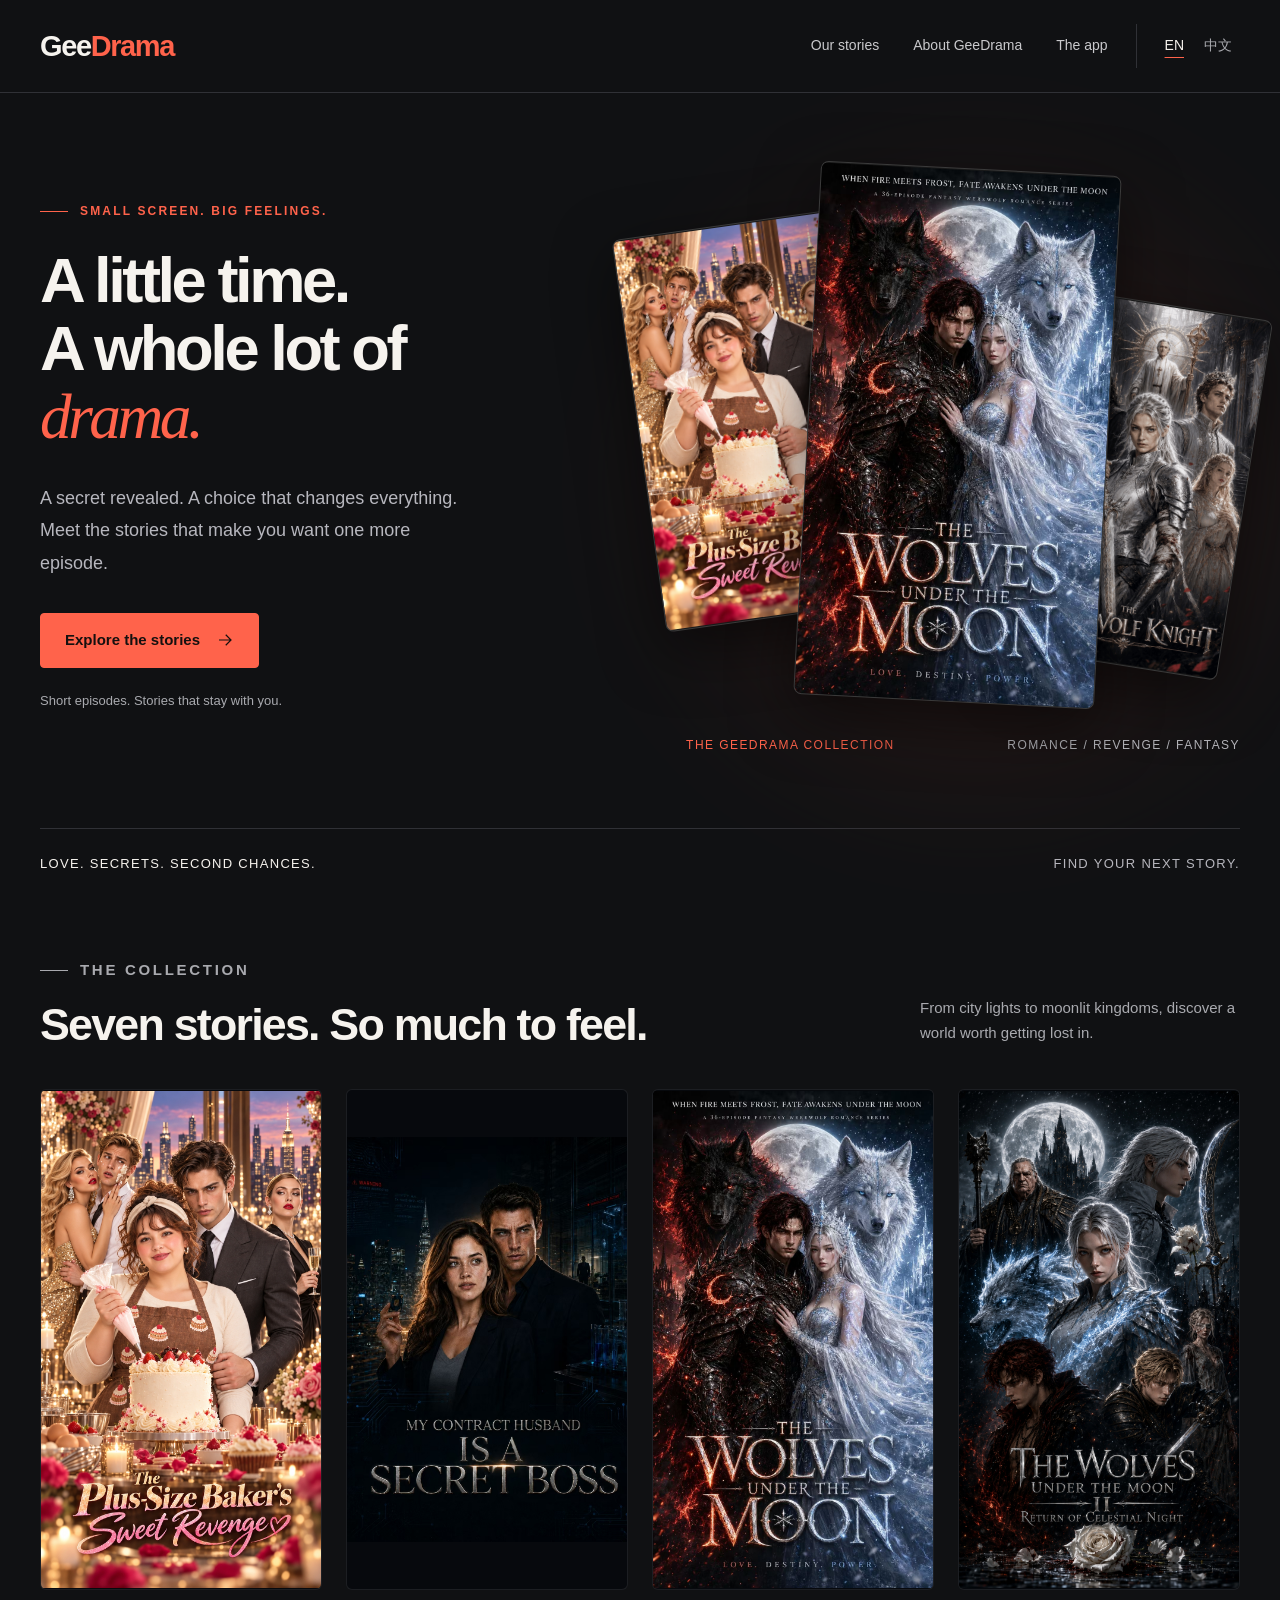
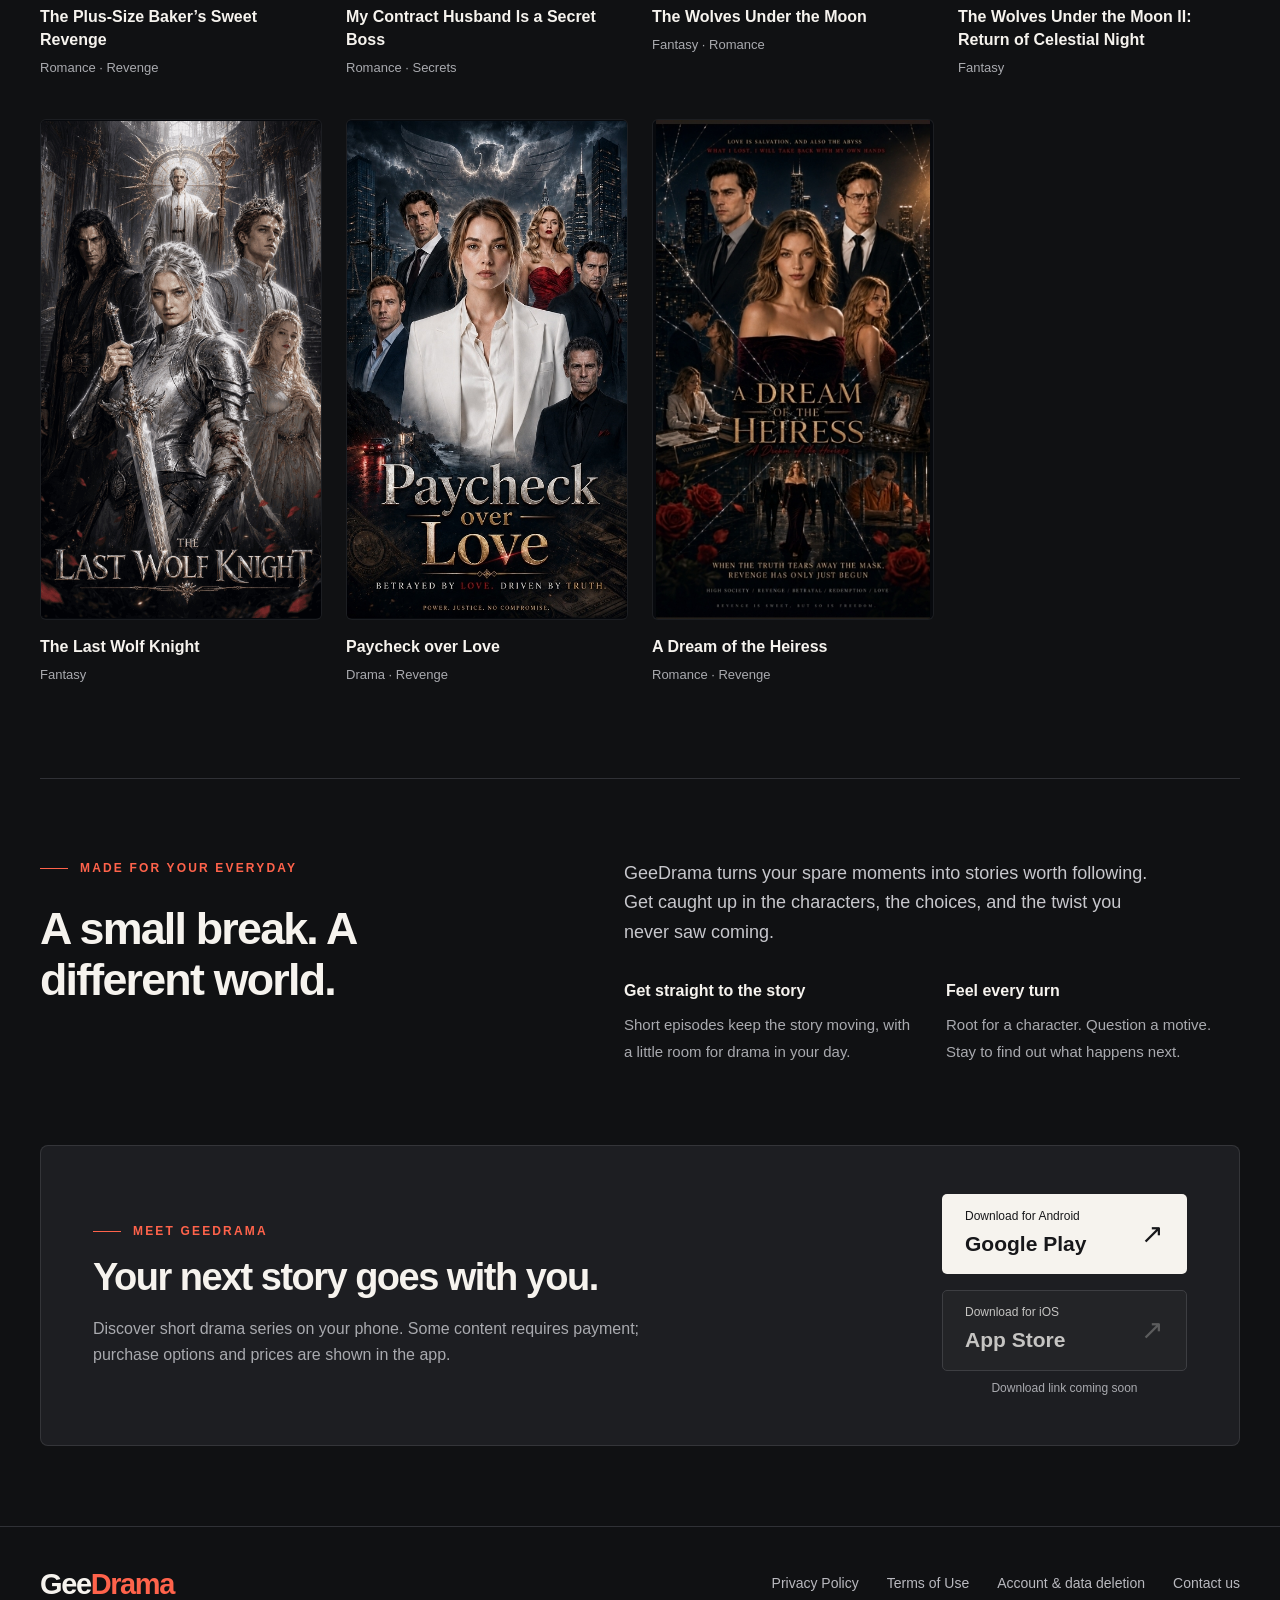
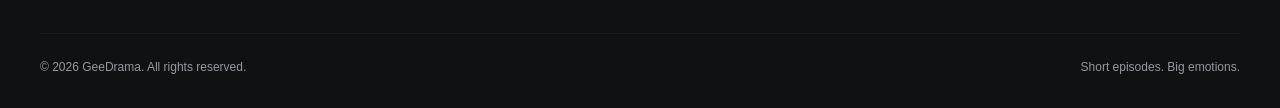
<file: index.html>
<!doctype html>
<html lang="en">
<head>
  <meta charset="utf-8">
  <meta name="viewport" content="width=device-width,initial-scale=1">
  <title>GeeDrama — Short Drama Series</title>
  <meta name="description" content="Discover GeeDrama short drama series. Romance, revenge and fantasy stories, with big emotions in short episodes.">
  <meta name="theme-color" content="#101113">
  <link rel="icon" type="image/x-icon" href="geedrama-favicon-20260924.ico">
  <link rel="shortcut icon" type="image/x-icon" href="geedrama-favicon-20260924.ico">
  <link rel="stylesheet" href="styles.css">
  <script src="site.js" defer></script>
</head>
<body>
  <a class="skip-link" href="#main" data-i18n="skip">Skip to content</a>
  <header class="site-header">
    <div class="shell header-inner">
      <a class="wordmark" href="index.html" aria-label="GeeDrama home">Gee<span>Drama</span></a>
      <nav class="main-nav" aria-label="Main navigation">
        <a href="#stories" data-i18n="navStories">Our stories</a>
        <a href="#about" data-i18n="navAbout">About GeeDrama</a>
        <a href="#app" data-i18n="navApp">The app</a>
      </nav>
      <div class="lang-switch" role="group" aria-label="Language">
        <button type="button" data-lang="en" aria-pressed="true" lang="en">EN</button>
        <button type="button" data-lang="zh" aria-pressed="false" lang="zh-CN">中文</button>
      </div>
    </div>
  </header>
  <main id="main">
    <section class="hero shell" aria-labelledby="hero-title">
      <div class="hero-copy">
        <p class="eyebrow" data-i18n="heroEyebrow">Small screen. Big feelings.</p>
        <h1 id="hero-title"><span data-i18n="heroLine1">A little time.</span><br><span data-i18n="heroLine2">A whole lot of</span><br><em data-i18n="heroLine3">drama.</em></h1>
        <p class="hero-description" data-i18n="heroDescription">A secret revealed. A choice that changes everything. Meet the stories that make you want one more episode.</p>
        <a class="button" href="#stories"><span data-i18n="explore">Explore the stories</span><svg viewBox="0 0 24 24" fill="none" stroke="currentColor" stroke-width="1.6" aria-hidden="true"><path d="M4 12h15M13 5l7 7-7 7"/></svg></a>
        <p class="hero-footnote" data-i18n="heroNote">Short episodes. Stories that stay with you.</p>
      </div>
      <div class="hero-art" aria-label="Featured GeeDrama series posters">
        <div class="hero-poster poster-left"><img src="assets/covers/the-plus-size-bakers-sweet-revenge.jpg" width="941" height="1672" alt="The Plus-Size Baker’s Sweet Revenge" fetchpriority="high"></div>
        <div class="hero-poster poster-main"><img src="assets/covers/the-wolves-under-the-moon.jpg" width="942" height="1672" alt="The Wolves Under the Moon" fetchpriority="high"></div>
        <div class="hero-poster poster-right"><img src="assets/covers/the-last-wolf-knight.jpg" width="941" height="1672" alt="The Last Wolf Knight"></div>
        <div class="hero-caption"><span data-i18n="heroCaption">The GeeDrama collection</span><span data-i18n="heroGenres">Romance / Revenge / Fantasy</span></div>
      </div>
    </section>
    <div class="shell section-topline"><strong data-i18n="strip1">Love. Secrets. Second chances.</strong><span data-i18n="strip2">Find your next story.</span></div>
    <section class="stories shell" id="stories" aria-labelledby="stories-title">
      <div class="section-heading"><div><p class="eyebrow" data-i18n="collection">The collection</p><h2 id="stories-title" data-i18n="storiesTitle">Seven stories. So much to feel.</h2></div><p data-i18n="storiesDescription">From city lights to moonlit kingdoms, discover a world worth getting lost in.</p></div>
      <div class="catalog">
        <article class="drama-card"><div class="cover"><img src="assets/covers/the-plus-size-bakers-sweet-revenge.jpg" width="941" height="1672" alt="The Plus-Size Baker’s Sweet Revenge poster" loading="lazy"></div><h3>The Plus-Size Baker’s Sweet Revenge</h3><p data-i18n="romanceRevenge">Romance · Revenge</p></article>
        <article class="drama-card"><div class="cover"><img src="assets/covers/my-contract-husband-is-a-secret-boss.jpg" width="1080" height="1560" alt="My Contract Husband Is a Secret Boss poster" loading="lazy"></div><h3>My Contract Husband Is a Secret Boss</h3><p data-i18n="romanceSecrets">Romance · Secrets</p></article>
        <article class="drama-card"><div class="cover"><img src="assets/covers/the-wolves-under-the-moon.jpg" width="942" height="1672" alt="The Wolves Under the Moon poster" loading="lazy"></div><h3>The Wolves Under the Moon</h3><p data-i18n="fantasyRomance">Fantasy · Romance</p></article>
        <article class="drama-card"><div class="cover"><img src="assets/covers/the-wolves-under-the-moon-ii.jpg" width="941" height="1672" alt="The Wolves Under the Moon II: Return of Celestial Night poster" loading="lazy"></div><h3>The Wolves Under the Moon II: Return of Celestial Night</h3><p data-i18n="fantasy">Fantasy</p></article>
        <article class="drama-card"><div class="cover"><img src="assets/covers/the-last-wolf-knight.jpg" width="941" height="1672" alt="The Last Wolf Knight poster" loading="lazy"></div><h3>The Last Wolf Knight</h3><p data-i18n="fantasy">Fantasy</p></article>
        <article class="drama-card"><div class="cover"><img src="assets/covers/paycheck-over-love.jpg" width="512" height="909" alt="Paycheck over Love poster" loading="lazy"></div><h3>Paycheck over Love</h3><p data-i18n="dramaRevenge">Drama · Revenge</p></article>
        <article class="drama-card"><div class="cover"><img src="assets/covers/a-dream-of-the-heiress.jpg" width="352" height="640" alt="A Dream of the Heiress poster" loading="lazy"></div><h3>A Dream of the Heiress</h3><p data-i18n="romanceRevenge">Romance · Revenge</p></article>
      </div>
    </section>
    <section class="about shell" id="about" aria-labelledby="about-title">
      <div><p class="eyebrow" data-i18n="aboutEyebrow">Made for your everyday</p><h2 id="about-title" data-i18n="aboutTitle">A small break.<br>A different world.</h2></div>
      <div><p class="about-intro" data-i18n="aboutIntro">GeeDrama turns your spare moments into stories worth following. Get caught up in the characters, the choices, and the twist you never saw coming.</p><div class="about-points"><div><h3 data-i18n="about1Title">Get straight to the story</h3><p data-i18n="about1Copy">Short episodes keep the story moving, with a little room for drama in your day.</p></div><div><h3 data-i18n="about2Title">Feel every turn</h3><p data-i18n="about2Copy">Root for a character. Question a motive. Stay to find out what happens next.</p></div></div></div>
    </section>
    <section class="download shell" id="app" aria-labelledby="app-title">
      <div><p class="eyebrow" data-i18n="appEyebrow">Meet GeeDrama</p><h2 id="app-title" data-i18n="appTitle">Your next story goes with you.</h2><p data-i18n="appCopy">Discover short drama series on your phone. Some content requires payment; purchase options and prices are shown in the app.</p></div>
      <div class="download-side" id="store-area">
<a class="store-link" id="android-download" href="https://play.google.com/store/apps/details?id=geedrama.drama.shorts" target="_blank" rel="noopener noreferrer"><span><small data-i18n="androidDownload">Download for Android</small><strong>Google Play</strong></span><span class="store-arrow" aria-hidden="true">↗</span></a>
<div class="ios-download"><button class="store-link store-unavailable" id="ios-download" type="button" disabled aria-describedby="ios-status"><span><small data-i18n="iosDownload">Download for iOS</small><strong>App Store</strong></span><span class="store-arrow" aria-hidden="true">↗</span></button><span class="availability" id="ios-status" data-i18n="iosSoon">Download link coming soon</span></div>
</div>
    </section>
  </main>
  <footer class="site-footer"><div class="shell"><div class="footer-top"><a class="wordmark" href="index.html">Gee<span>Drama</span></a><nav class="footer-links" aria-label="Footer"><a href="privacypolicy.html" data-i18n="privacy">Privacy Policy</a><a href="termsofuse.html" data-i18n="terms">Terms of Use</a><a href="account-deletion.html" data-i18n="deletion">Account & data deletion</a><a id="support-link" href="mailto:geedrama.feedback@outlook.com" data-i18n="support">Contact us</a></nav></div><div class="footer-bottom"><span>© 2026 GeeDrama. <span data-i18n="rights">All rights reserved.</span></span><span data-i18n="footerNote">Short episodes. Big emotions.</span></div></div></footer>
</body>
</html>
</file>
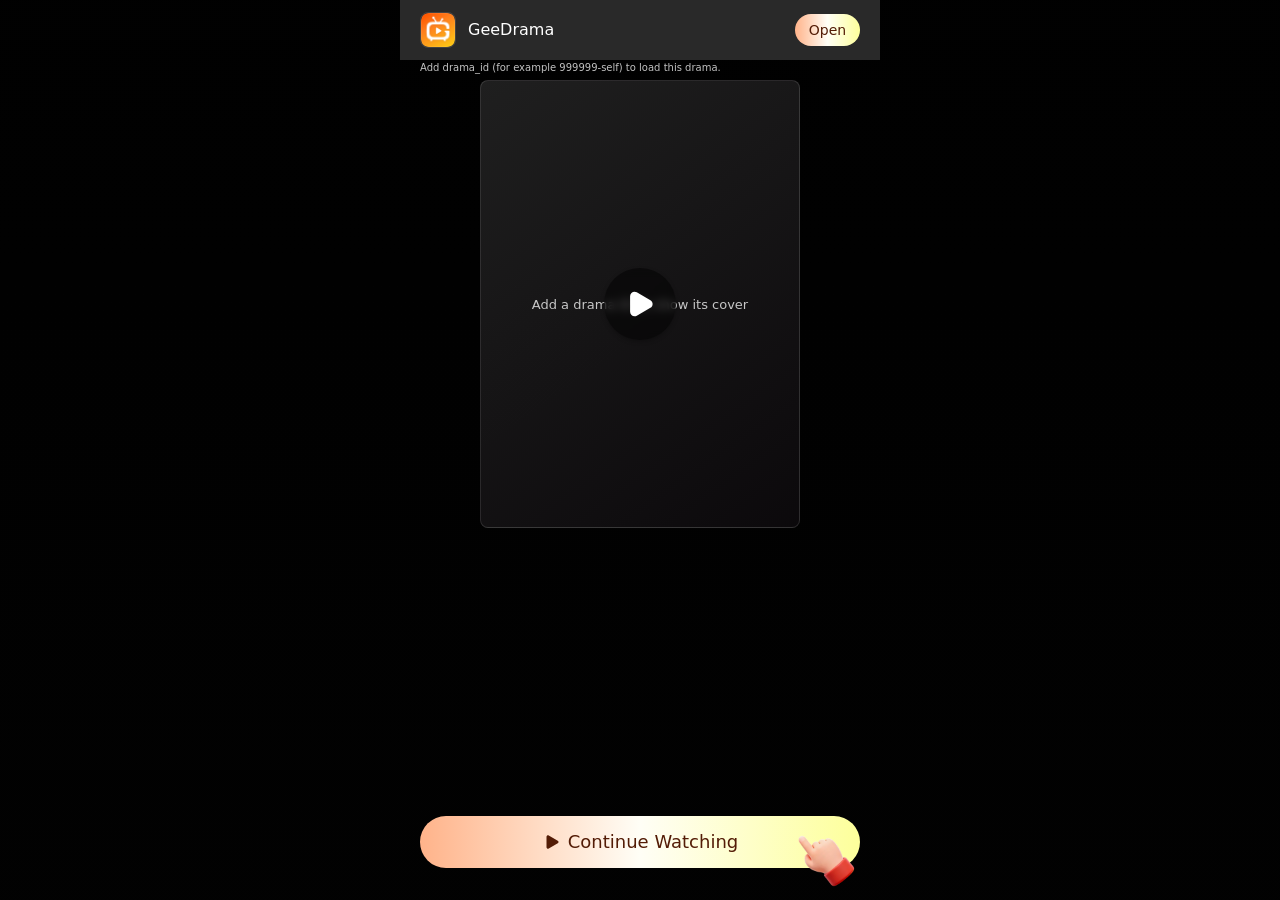
<file: drama/index.html>
<!doctype html>
<html lang="en">
  <head>
    <meta charset="utf-8">
    <meta name="viewport" content="width=device-width, initial-scale=1, viewport-fit=cover">
    <meta name="theme-color" content="#111014">
    <meta name="detail-endpoint" content="https://drama2-api.thinkyeah.com/api/drama/detail">
    <meta name="preview-mode" content="false">
    <title>GeeDrama · Short dramas</title>
    <style>:root {
  color-scheme: dark;
  font-family: system-ui, -apple-system, BlinkMacSystemFont, "Segoe UI", sans-serif;
  background: #000;
  color: #fff;
  font-synthesis: none;
  text-rendering: optimizeLegibility;
  -webkit-font-smoothing: antialiased;
  --brand-gradient: none;
  --brand-text: inherit;
}

* {
  box-sizing: border-box;
}

html {
  min-width: 280px;
  height: 100%;
  overflow: hidden;
  background: #000;
}

body {
  position: relative;
  isolation: isolate;
  display: flex;
  align-items: flex-start;
  justify-content: center;
  min-width: 280px;
  height: 100dvh;
  min-height: 0;
  margin: 0;
  overflow: hidden;
  background: #000;
  color: #fff;
}

button {
  font: inherit;
}

.backdrop,
.backdrop-shade {
  position: fixed;
  z-index: -2;
  inset: 0;
  width: 100%;
  height: 100%;
  pointer-events: none;
}

.backdrop {
  object-fit: cover;
  filter: blur(28px);
  transform: scale(1.1);
}

.backdrop-shade {
  z-index: -1;
  background: linear-gradient(180deg, rgb(2 2 2 / 36%), rgb(2 2 2 / 81%));
}

.page-shell {
  position: relative;
  flex: 0 0 auto;
  display: flex;
  flex-direction: column;
  width: min(100%, 480px);
  height: 100dvh;
  min-height: 0;
  overflow: hidden;
  color: #fff;
}

.topbar {
  position: relative;
  flex-shrink: 0;
  z-index: 2;
  display: flex;
  align-items: center;
  gap: 12px;
  height: 60px;
  padding: 12px 20px;
  background: rgb(255 255 255 / 16%);
  backdrop-filter: blur(18px);
}

.app-logo {
  flex: 0 0 36px;
  width: 36px;
  height: 36px;
  border: 1px solid rgb(255 255 255 / 12%);
  border-radius: 8px;
  object-fit: cover;
}

.app-name {
  min-width: 0;
  flex: 1 1 auto;
  overflow: hidden;
  color: #fff;
  font-size: 16px;
  font-weight: 500;
  line-height: 20px;
  text-overflow: ellipsis;
  white-space: nowrap;
}

.open-button {
  flex: 0 0 65px;
  width: 65px;
  height: 32px;
  padding: 0;
  border: 0;
  border-radius: 32px;
  background: var(--brand-gradient);
  color: var(--brand-text);
  font-size: 14px;
  font-weight: 500;
  line-height: 1;
  cursor: pointer;
}

.open-button:disabled,
.continue-button:disabled {
  opacity: 1;
  cursor: not-allowed;
}

.poster-stage {
  position: relative;
  flex: 0 1 auto;
  min-height: 0;
  width: min(calc(100% - 96px), 320px);
  aspect-ratio: 5 / 7;
  max-height: 54dvh;
  margin: 20px auto 16px;
}

.drama-cover,
.cover-placeholder {
  position: absolute;
  top: 0;
  left: 50%;
  width: auto;
  max-width: 100%;
  height: 100%;
  aspect-ratio: 5 / 7;
  transform: translateX(-50%);
  overflow: hidden;
  border: 1px solid rgb(255 255 255 / 12%);
  border-radius: 8px;
}

.drama-cover {
  z-index: 1;
  object-fit: cover;
  background: rgb(255 255 255 / 5%);
}

.cover-placeholder {
  display: grid;
  place-items: center;
  background: linear-gradient(145deg, rgb(255 255 255 / 12%), rgb(14 11 14 / 82%));
  color: rgb(255 255 255 / 76%);
  font-size: 13px;
  text-align: center;
}

.cover-placeholder[hidden],
.drama-cover[hidden],
.app-logo[hidden],
.retry-button[hidden],
.preview-marker[hidden],
.backdrop[hidden] {
  display: none;
}

.cover-action {
  position: absolute;
  z-index: 2;
  top: 50%;
  left: 50%;
  display: grid;
  width: 72px;
  height: 72px;
  padding: 0;
  place-items: center;
  overflow: visible;
  border: 0;
  border-radius: 50%;
  background: rgb(0 0 0 / 50%);
  backdrop-filter: blur(5px);
  box-shadow: 0 2px 4px rgb(0 0 0 / 25%);
  transform: translate(-50%, -50%);
  cursor: pointer;
}

.cover-action svg {
  display: block;
  max-width: none;
}

.drama-info {
  display: flex;
  flex-direction: column;
  flex: 1 0 auto;
  min-height: 0;
  margin: 0 20px;
  min-width: 0;
}

.drama-info h1 {
  flex-shrink: 0;
  margin: 0;
  color: #fff;
  font-size: 20px;
  font-weight: 600;
  line-height: 24px;
  overflow-wrap: anywhere;
}

.drama-tags {
  flex-shrink: 0;
  display: flex;
  min-height: 0;
  flex-wrap: wrap;
  gap: 6px;
  margin-top: 5px;
}

.drama-tags:empty {
  display: none;
}

.drama-tag {
  display: inline-flex;
  min-height: 17px;
  align-items: center;
  padding: 2px 6px;
  border-radius: 4px;
  background: rgb(255 255 255 / 12%);
  color: rgb(255 255 255 / 85%);
  font-size: 11px;
  font-weight: 400;
  line-height: 13px;
}

.drama-description {
  flex: 1 1 auto;
  height: 0;
  min-height: 40px;
  overflow-y: auto;
  overscroll-behavior-y: contain;
  touch-action: pan-y;
  scrollbar-width: none;
  margin: 8px 0 0;
  color: rgb(255 255 255 / 60%);
  font-size: 14px;
  line-height: 20px;
  overflow-wrap: anywhere;
}

.drama-description::-webkit-scrollbar {
  display: none;
  width: 0;
  height: 0;
}

.drama-description[data-more-below="true"] {
  -webkit-mask-image: linear-gradient(to bottom, #000 0%, #000 70%, transparent 100%);
  mask-image: linear-gradient(to bottom, #000 0%, #000 70%, transparent 100%);
}

.action-dock {
  position: relative;
  flex-shrink: 0;
  margin: 16px 20px calc(32px + env(safe-area-inset-bottom));
  height: 52px;
}

.status-message {
  position: absolute;
  top: 61px;
  right: 20px;
  left: 20px;
  min-height: 16px;
  margin: 0;
  color: rgb(255 255 255 / 76%);
  font-size: 10px;
  line-height: 13px;
  text-align: left;
}

.continue-button {
  display: flex;
  width: 100%;
  height: 52px;
  align-items: center;
  justify-content: center;
  gap: 8px;
  padding: 0 20px;
  border: 0;
  border-radius: 40px;
  background: var(--brand-gradient);
  color: var(--brand-text);
  font-size: 18px;
  font-weight: 500;
  line-height: 24px;
  white-space: nowrap;
  cursor: pointer;
}

.continue-button img {
  flex: 0 0 18px;
}

.hand-animation {
  position: absolute;
  z-index: 2;
  top: 7px;
  right: 0;
  width: 70px;
  height: 70px;
  overflow: visible;
  pointer-events: none;
}

.hand-animation svg {
  display: block;
  width: 100%;
  height: 100%;
}

.preview-marker {
  position: absolute;
  top: 75px;
  right: 20px;
  z-index: 3;
  margin: 0;
  color: #fff;
  font-size: 10px;
  line-height: 12px;
  text-align: right;
}

.retry-button {
  position: absolute;
  top: 60px;
  right: 20px;
  z-index: 3;
  padding: 2px 6px;
  border: 1px solid rgb(255 255 255 / 35%);
  border-radius: 12px;
  background: rgb(17 16 20 / 82%);
  color: #fff;
  font-size: 12px;
  cursor: pointer;
}

body[data-state="error"] .status-message {
  right: 82px;
}

button:focus-visible {
  outline: 3px solid #fff;
  outline-offset: 3px;
}

@media (max-width: 320px) {
  .topbar {
    gap: 8px;
    padding-right: 16px;
    padding-left: 16px;
  }

  .drama-info { margin-inline: 16px; }

  .action-dock { margin-inline: 16px; }

  .continue-button { padding-left: 12px; padding-right: 40px; }
  .hand-animation { width: 60px; height: 60px; top: 12px; right: -6px; }

  .status-message {
    right: 16px;
    left: 16px;
    font-size: 9px;
  }

  .retry-button { right: 16px; }
  .preview-marker { right: 16px; }
}

.play-icon{width:18px;height:18px;flex:0 0 18px;background:var(--brand-text);mask:url('./assets/cta-play.svg') center/contain no-repeat;-webkit-mask:url('./assets/cta-play.svg') center/contain no-repeat}
.hand-fallback{position:absolute;inset:0;width:100%;height:100%;object-fit:contain}.hand-animation:has(svg) .hand-fallback{display:none}
.loading-skeleton{display:none;flex:1 0 100px;min-height:0;overflow:hidden;margin:0 20px}
.skeleton-title,.skeleton-tags i,.skeleton-line{background:rgb(255 255 255 / 12%);border-radius:4px}
.skeleton-title{height:23px}.skeleton-tags{display:flex;gap:6px;margin-top:6px;height:17px}.skeleton-tags i{display:block;width:64px;height:17px}
.skeleton-line{height:17px;margin-top:12px}.skeleton-line.short{width:134px}
body[data-state="loading"] .loading-skeleton{display:block}body[data-state="loading"] .drama-info{display:none}
body[data-state="loading"] .status-message{position:absolute;width:1px;height:1px;overflow:hidden;clip-path:inset(50%)}
body[data-state="loading"] .cover-placeholder{background:#141414}body[data-state="loading"] .cover-placeholder span{visibility:hidden}
body[data-state="loading"] .cover-placeholder::after{content:'';position:absolute;inset:-15% -50%;background:linear-gradient(110deg,transparent 32%,rgb(255 255 255 / 8%) 50%,transparent 68%);animation:shimmer 1.8s linear infinite}
@keyframes shimmer{from{transform:translateX(-50%)}to{transform:translateX(50%)}}
@media(prefers-reduced-motion:reduce){body[data-state="loading"] .cover-placeholder::after{animation:none}}
</style>
    <script defer src="./vendor/lottie.min.js"></script>
    <script type="module" src="./app.mjs"></script>
  </head>
  <body data-state="loading" style="--brand-gradient:linear-gradient(90deg, #FFB38A 0%, #FFFEF6 49.93202090263367%, #FDFF9B 100%);--brand-text:#531C06">
    <img class="backdrop" data-testid="backdrop" alt="" aria-hidden="true" hidden>
    <div class="backdrop-shade" aria-hidden="true"></div>
    <main class="page-shell" aria-label="Short drama details">
      <header class="topbar">
        <img class="app-logo" data-testid="app-logo" src="./assets/geedrama.png" alt="GeeDrama logo">
        <span class="app-name" data-testid="app-name">GeeDrama</span>
        <button class="open-button" data-action="open" type="button" disabled>Open</button>
      </header>
      <p class="status-message" role="status" aria-live="polite"></p>
      <p class="preview-marker" data-testid="preview-marker" hidden>Local preview · sample data</p>
      <button class="retry-button" data-action="retry" type="button" hidden>Retry</button>

      <section class="poster-stage" aria-label="Drama cover">
        <img class="drama-cover" data-testid="drama-cover" alt="" hidden>
        <div class="cover-placeholder" data-testid="cover-placeholder" role="img" aria-label="Cover unavailable">
          <span>Loading cover…</span>
        </div>
        <button class="cover-action" data-action="cover" type="button" aria-label="Open this drama" disabled>
          <svg width="28" height="28" viewBox="30 28 28 28" aria-hidden="true"><path d="M54.4059 38.1351C57.3811 39.8528 57.3811 44.1472 54.4059 45.8649L40.7943 53.7235C37.8191 55.4413 34.1001 53.2941 34.1001 49.8586L34.1001 34.1413C34.1001 30.7059 37.8191 28.5587 40.7943 30.2764L54.4059 38.1351Z" fill="white"/></svg>
        </button>
      </section>

      <section class="loading-skeleton" data-testid="loading-skeleton" aria-label="Loading drama details" aria-busy="true">
        <div class="skeleton-title"></div><div class="skeleton-tags"><i></i><i></i></div>
        <div class="skeleton-line"></div><div class="skeleton-line"></div><div class="skeleton-line short"></div>
      </section>
      <section class="drama-info" aria-live="polite">
        <h1 data-testid="drama-title"></h1>
        <div class="drama-tags" data-testid="drama-tags"></div>
        <p class="drama-description" data-testid="drama-description" tabindex="0" aria-label="Drama synopsis"></p>
      </section>

      <footer class="action-dock">
        <button class="continue-button" data-action="continue" type="button" disabled>
          <i class="play-icon" aria-hidden="true"></i>
          <span>Continue Watching</span>
        </button>
        <div class="hand-animation" data-testid="hand" aria-hidden="true"><img class="hand-fallback" src="./lottie/finger.png" alt=""></div>
      </footer>
    </main>
  </body>
</html>
</file>
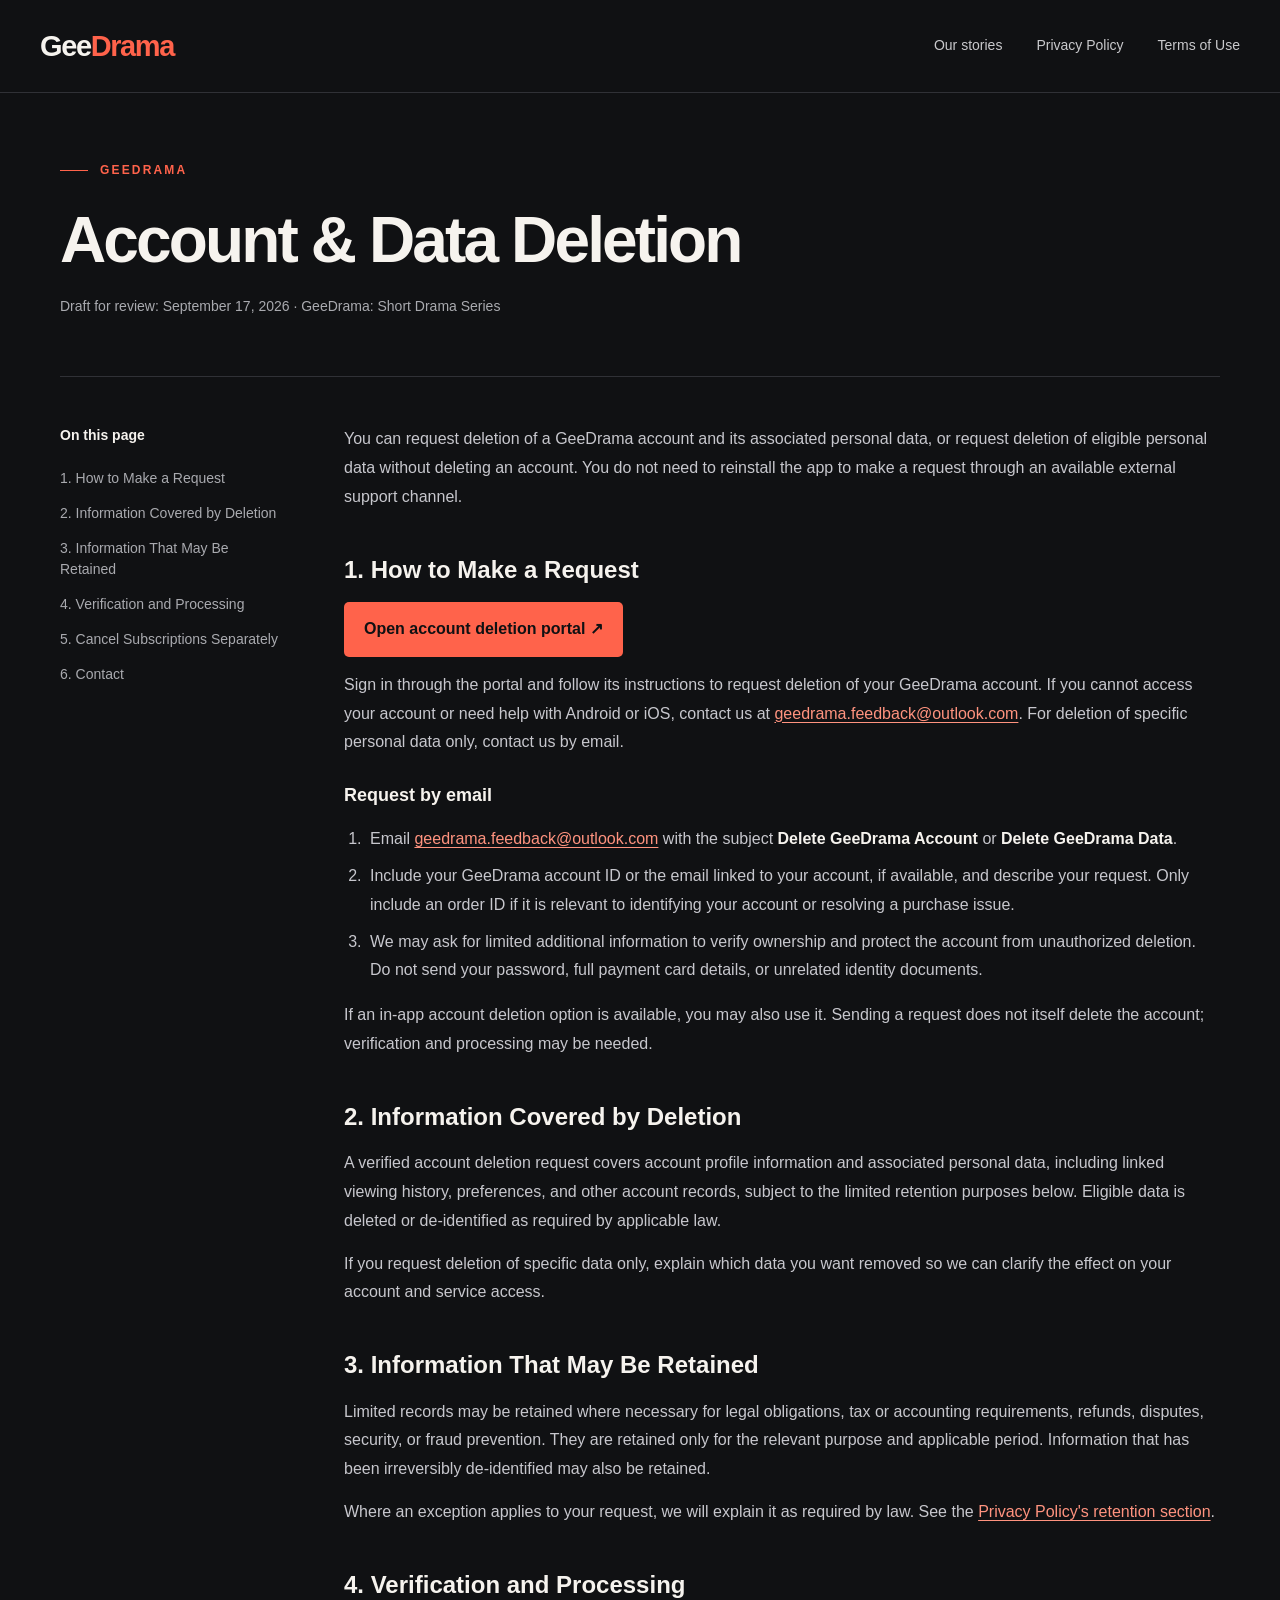
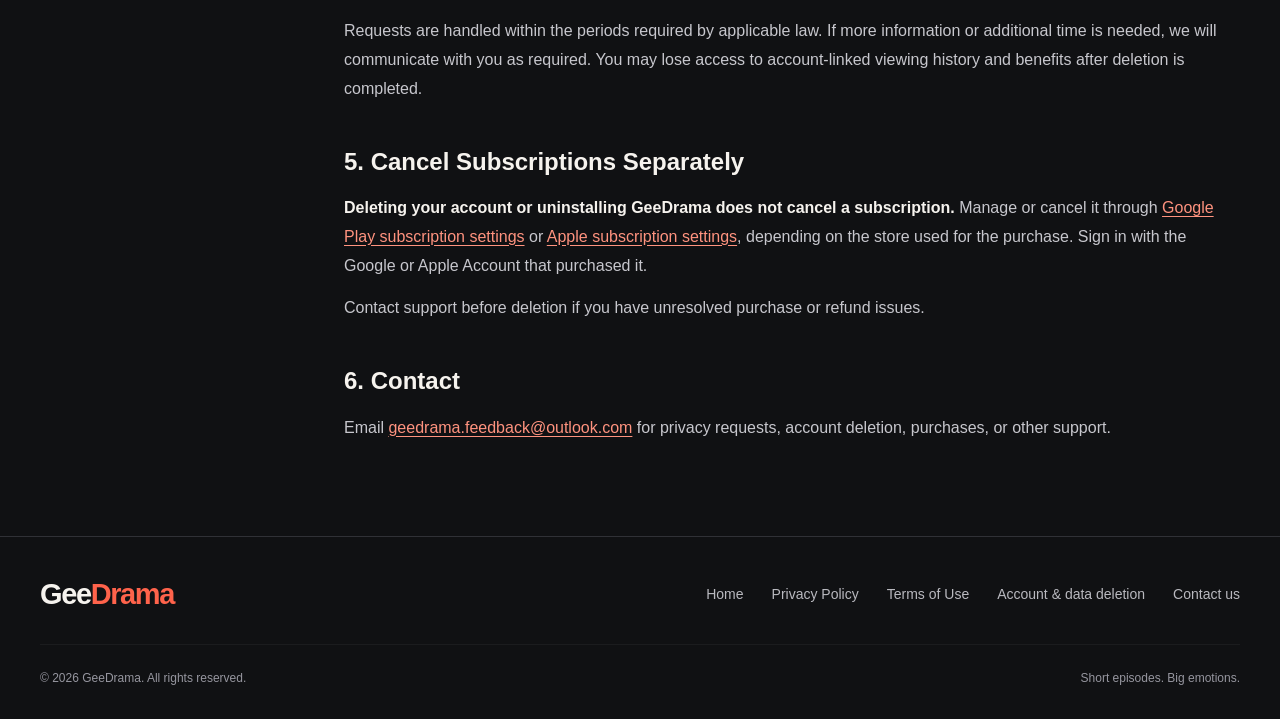
<file: account-deletion.html>
<!doctype html>
<html lang="en"><head><meta charset="utf-8"><meta name="viewport" content="width=device-width,initial-scale=1"><title>Account &amp; Data Deletion | GeeDrama</title><meta name="description" content="Account &amp; Data Deletion for GeeDrama: Short Drama Series."><meta name="theme-color" content="#101113"><link rel="stylesheet" href="styles.css"></head>
<body><a class="skip-link" href="#main">Skip to content</a><header class="site-header"><div class="shell header-inner"><a class="wordmark" href="index.html" aria-label="GeeDrama home">Gee<span>Drama</span></a><nav class="main-nav" aria-label="Main navigation"><a href="index.html#stories">Our stories</a><a href="privacypolicy.html">Privacy Policy</a><a href="termsofuse.html">Terms of Use</a></nav></div></header>
<main class="legal-shell" id="main"><header class="legal-heading"><p class="eyebrow">GeeDrama</p><h1>Account &amp; Data Deletion</h1><p class="meta">Draft for review: September 17, 2026 · GeeDrama: Short Drama Series</p></header><div class="legal-layout"><nav class="legal-toc" aria-label="On this page"><p>On this page</p><a href="#request">1. How to Make a Request</a><a href="#deleted">2. Information Covered by Deletion</a><a href="#retained">3. Information That May Be Retained</a><a href="#timing">4. Verification and Processing</a><a href="#subscriptions">5. Cancel Subscriptions Separately</a><a href="#contact">6. Contact</a></nav><article class="legal-content"><p>You can request deletion of a GeeDrama account and its associated personal data, or request deletion of eligible personal data without deleting an account. You do not need to reinstall the app to make a request through an available external support channel.</p><section id="request"><h2>1. How to Make a Request</h2><p><a class="deletion-action" href="https://unregister.thinkyeah.com/login?PN=geedrama.drama.shorts" target="_blank" rel="noopener noreferrer">Open account deletion portal ↗</a></p><p>Sign in through the portal and follow its instructions to request deletion of your GeeDrama account. If you cannot access your account or need help with Android or iOS, contact us at <a href="mailto:geedrama.feedback@outlook.com">geedrama.feedback@outlook.com</a>. For deletion of specific personal data only, contact us by email.</p><h3>Request by email</h3><ol><li>Email <a href="mailto:geedrama.feedback@outlook.com">geedrama.feedback@outlook.com</a> with the subject <strong>Delete GeeDrama Account</strong> or <strong>Delete GeeDrama Data</strong>.</li><li>Include your GeeDrama account ID or the email linked to your account, if available, and describe your request. Only include an order ID if it is relevant to identifying your account or resolving a purchase issue.</li><li>We may ask for limited additional information to verify ownership and protect the account from unauthorized deletion. Do not send your password, full payment card details, or unrelated identity documents.</li></ol><p>If an in-app account deletion option is available, you may also use it. Sending a request does not itself delete the account; verification and processing may be needed.</p></section><section id="deleted"><h2>2. Information Covered by Deletion</h2><p>A verified account deletion request covers account profile information and associated personal data, including linked viewing history, preferences, and other account records, subject to the limited retention purposes below. Eligible data is deleted or de-identified as required by applicable law.</p><p>If you request deletion of specific data only, explain which data you want removed so we can clarify the effect on your account and service access.</p></section><section id="retained"><h2>3. Information That May Be Retained</h2><p>Limited records may be retained where necessary for legal obligations, tax or accounting requirements, refunds, disputes, security, or fraud prevention. They are retained only for the relevant purpose and applicable period. Information that has been irreversibly de-identified may also be retained.</p><p>Where an exception applies to your request, we will explain it as required by law. See the <a href="privacypolicy.html#retention">Privacy Policy's retention section</a>.</p></section><section id="timing"><h2>4. Verification and Processing</h2><p>Requests are handled within the periods required by applicable law. If more information or additional time is needed, we will communicate with you as required. You may lose access to account-linked viewing history and benefits after deletion is completed.</p></section><section id="subscriptions"><h2>5. Cancel Subscriptions Separately</h2><p><strong>Deleting your account or uninstalling GeeDrama does not cancel a subscription.</strong> Manage or cancel it through <a href="https://play.google.com/store/account/subscriptions" target="_blank" rel="noopener noreferrer">Google Play subscription settings</a> or <a href="https://account.apple.com/account/manage/section/subscriptions" target="_blank" rel="noopener noreferrer">Apple subscription settings</a>, depending on the store used for the purchase. Sign in with the Google or Apple Account that purchased it.</p><p>Contact support before deletion if you have unresolved purchase or refund issues.</p></section><section id="contact"><h2>6. Contact</h2><p>Email <a href="mailto:geedrama.feedback@outlook.com">geedrama.feedback@outlook.com</a> for privacy requests, account deletion, purchases, or other support.</p></section></article></div></main>
<footer class="site-footer"><div class="shell"><div class="footer-top"><a class="wordmark" href="index.html">Gee<span>Drama</span></a><nav class="footer-links" aria-label="Footer"><a href="index.html">Home</a><a href="privacypolicy.html">Privacy Policy</a><a href="termsofuse.html">Terms of Use</a><a href="account-deletion.html">Account &amp; data deletion</a><a href="mailto:geedrama.feedback@outlook.com">Contact us</a></nav></div><div class="footer-bottom"><span>© 2026 GeeDrama. All rights reserved.</span><span>Short episodes. Big emotions.</span></div></div></footer></body></html>
</file>
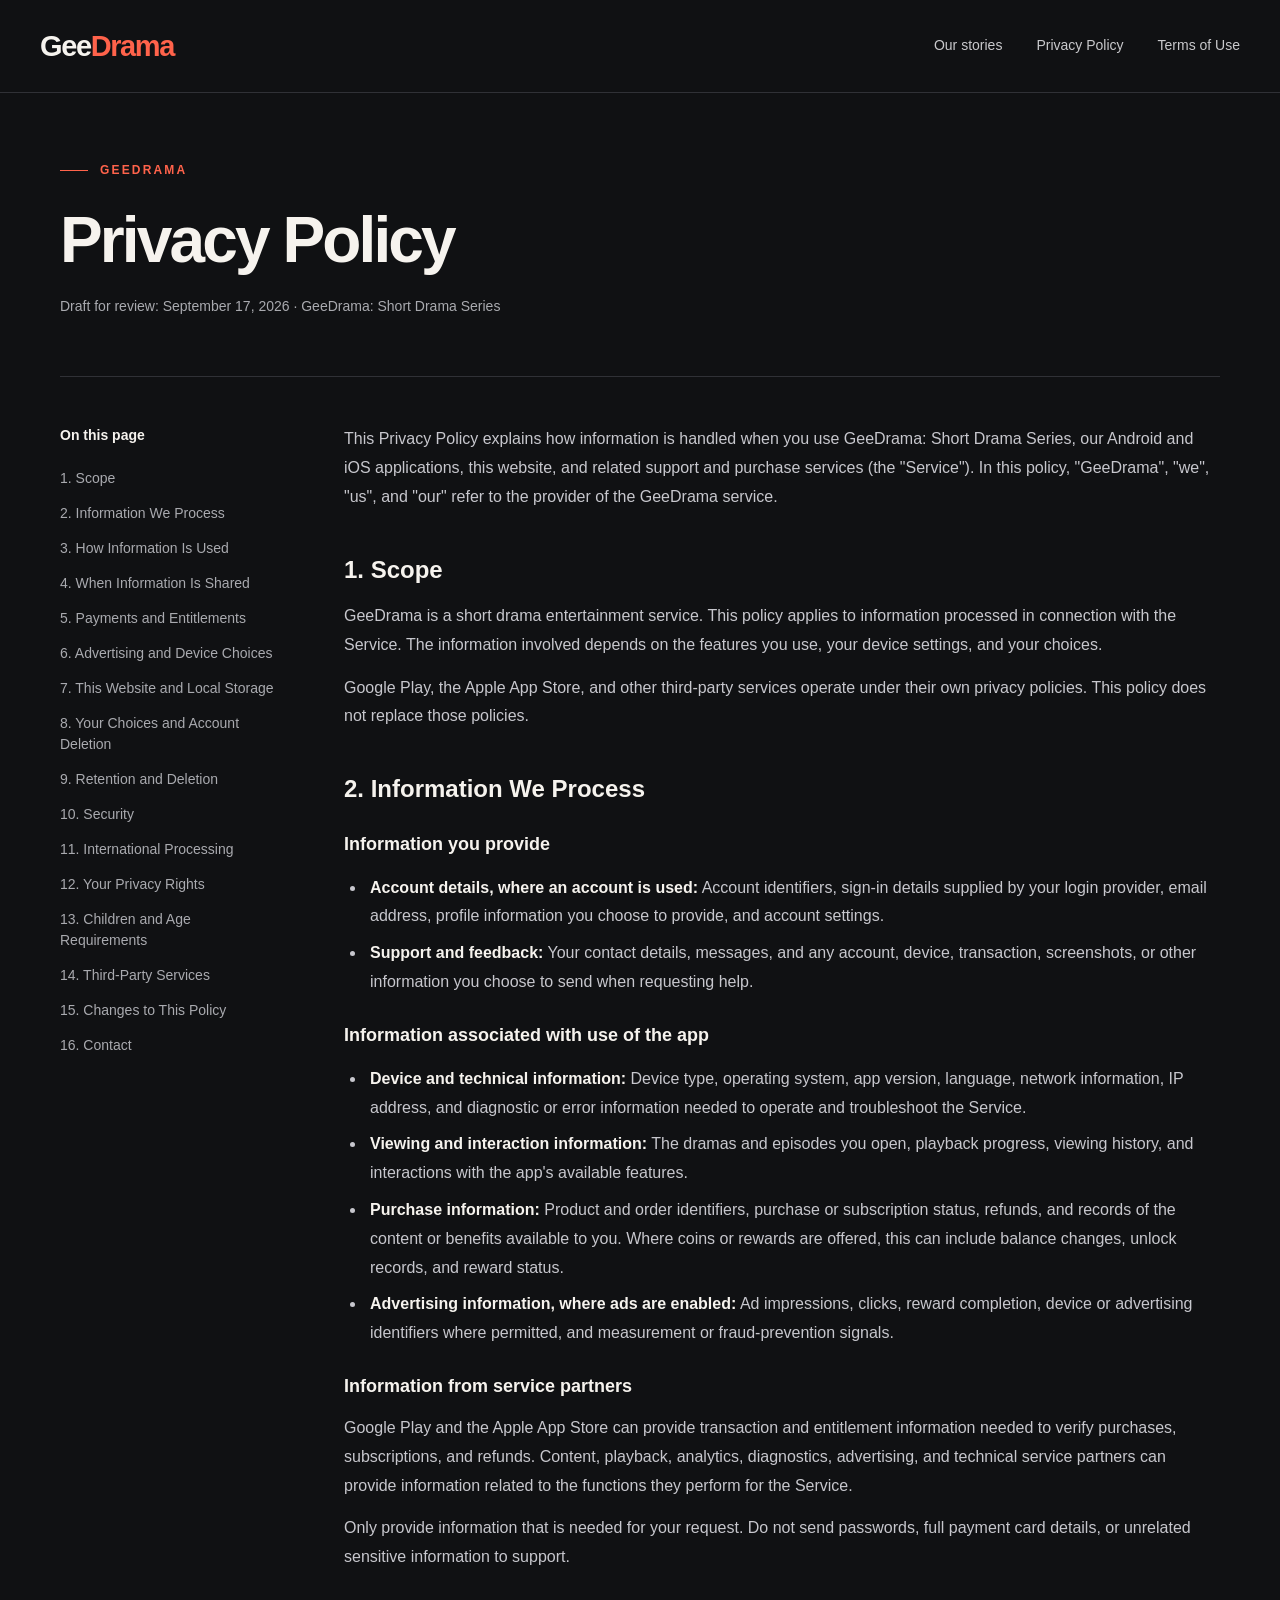
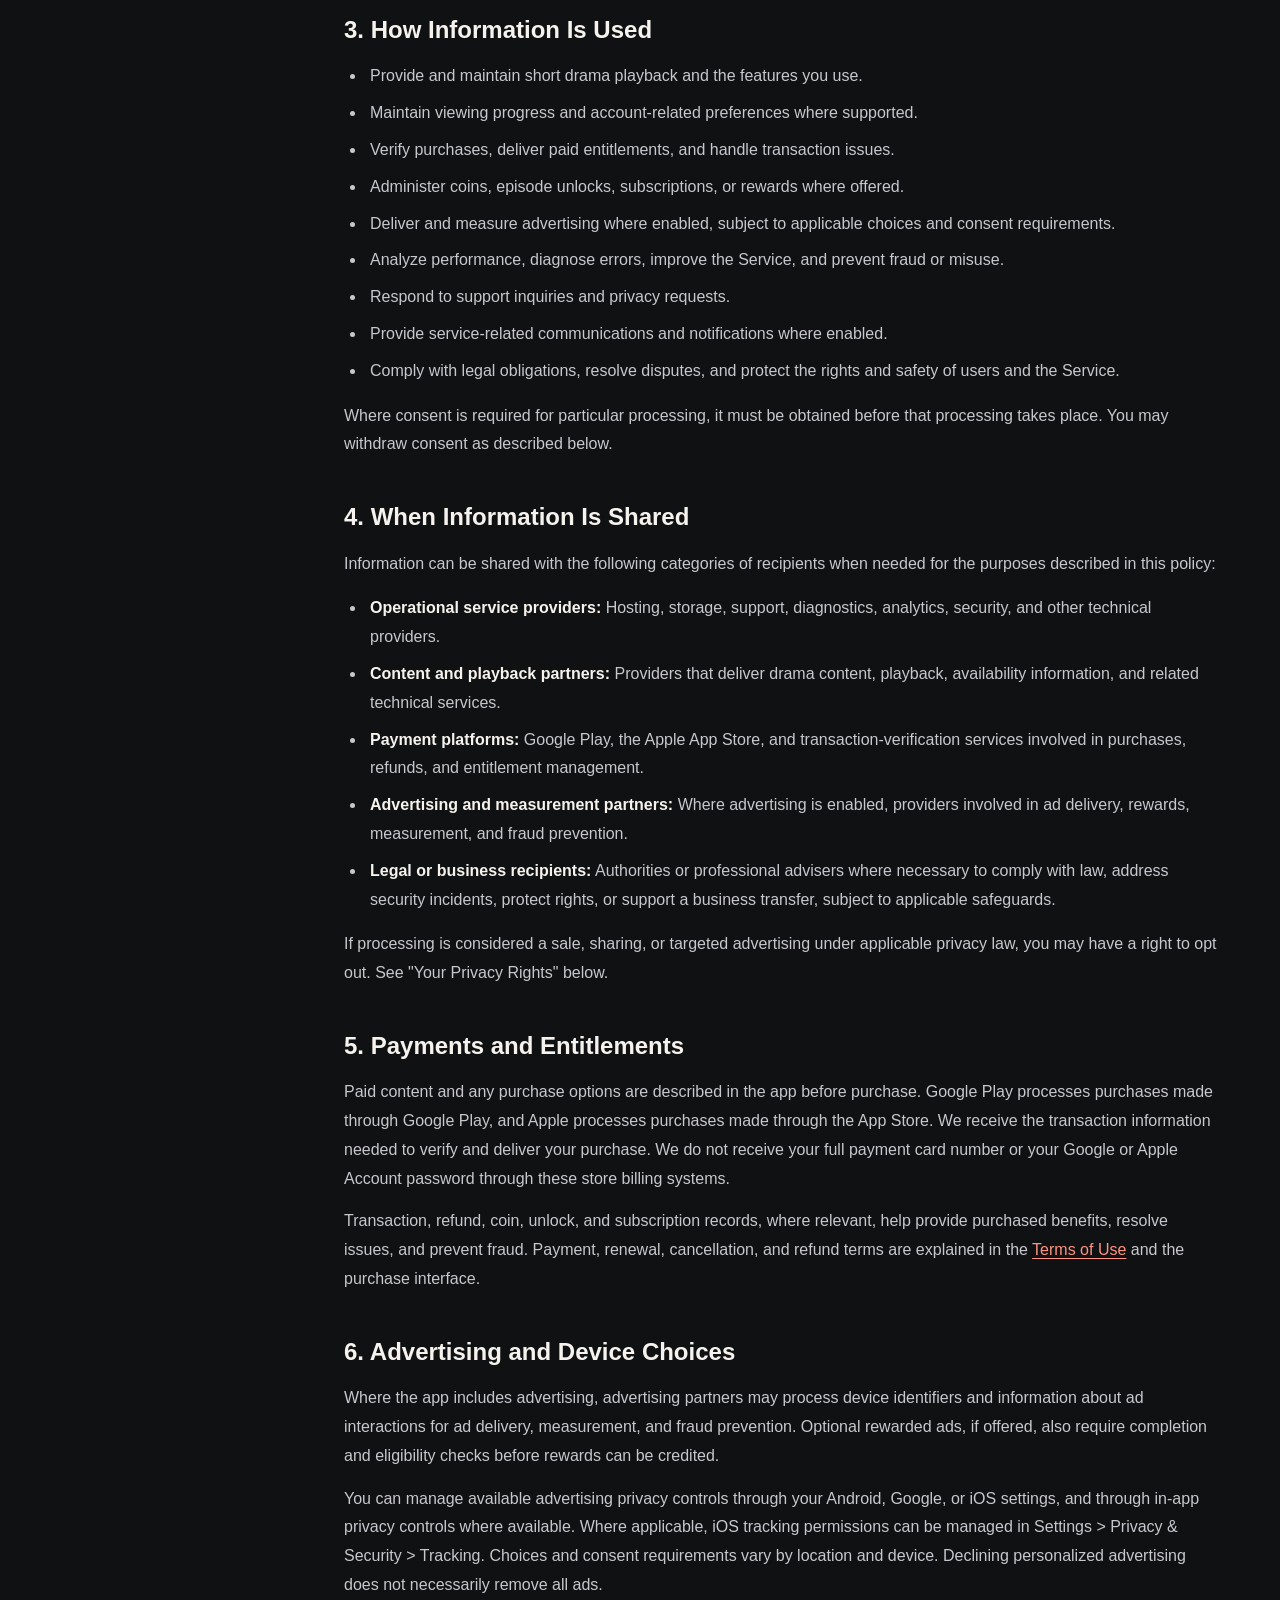
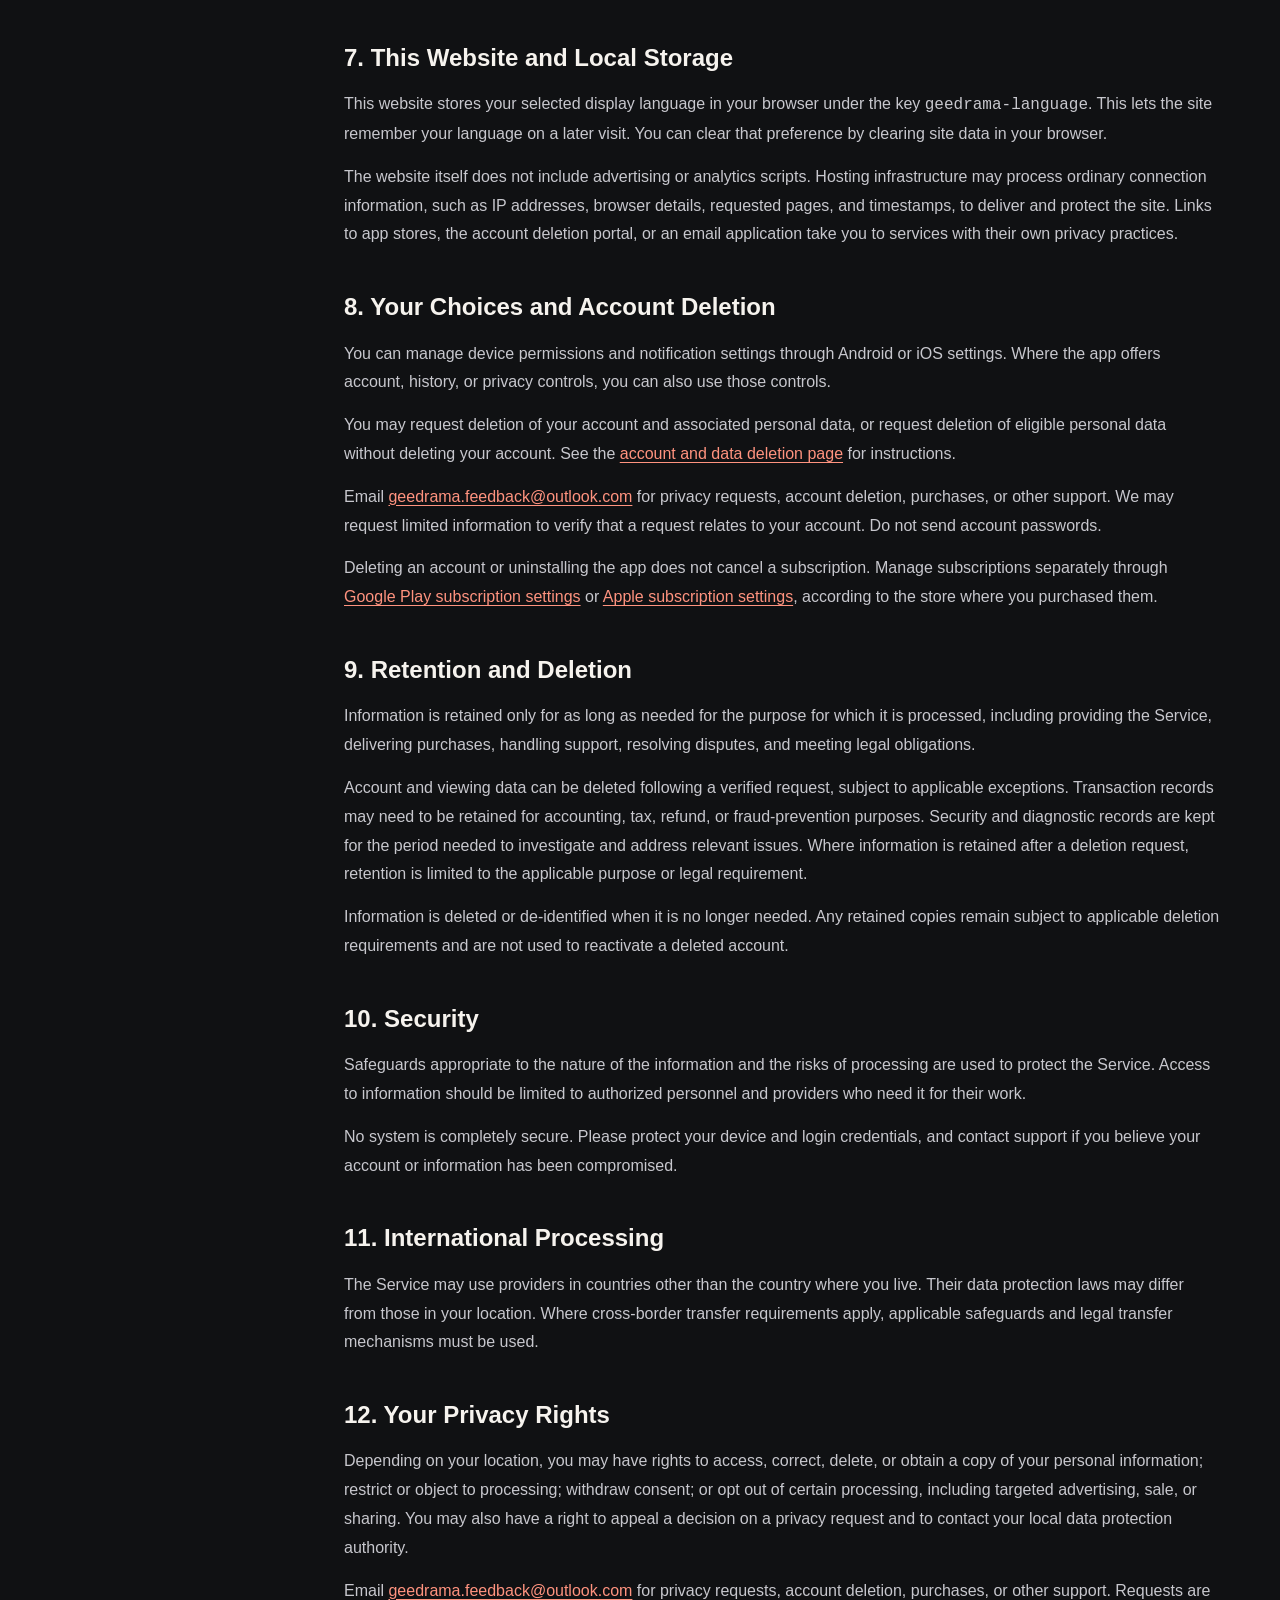
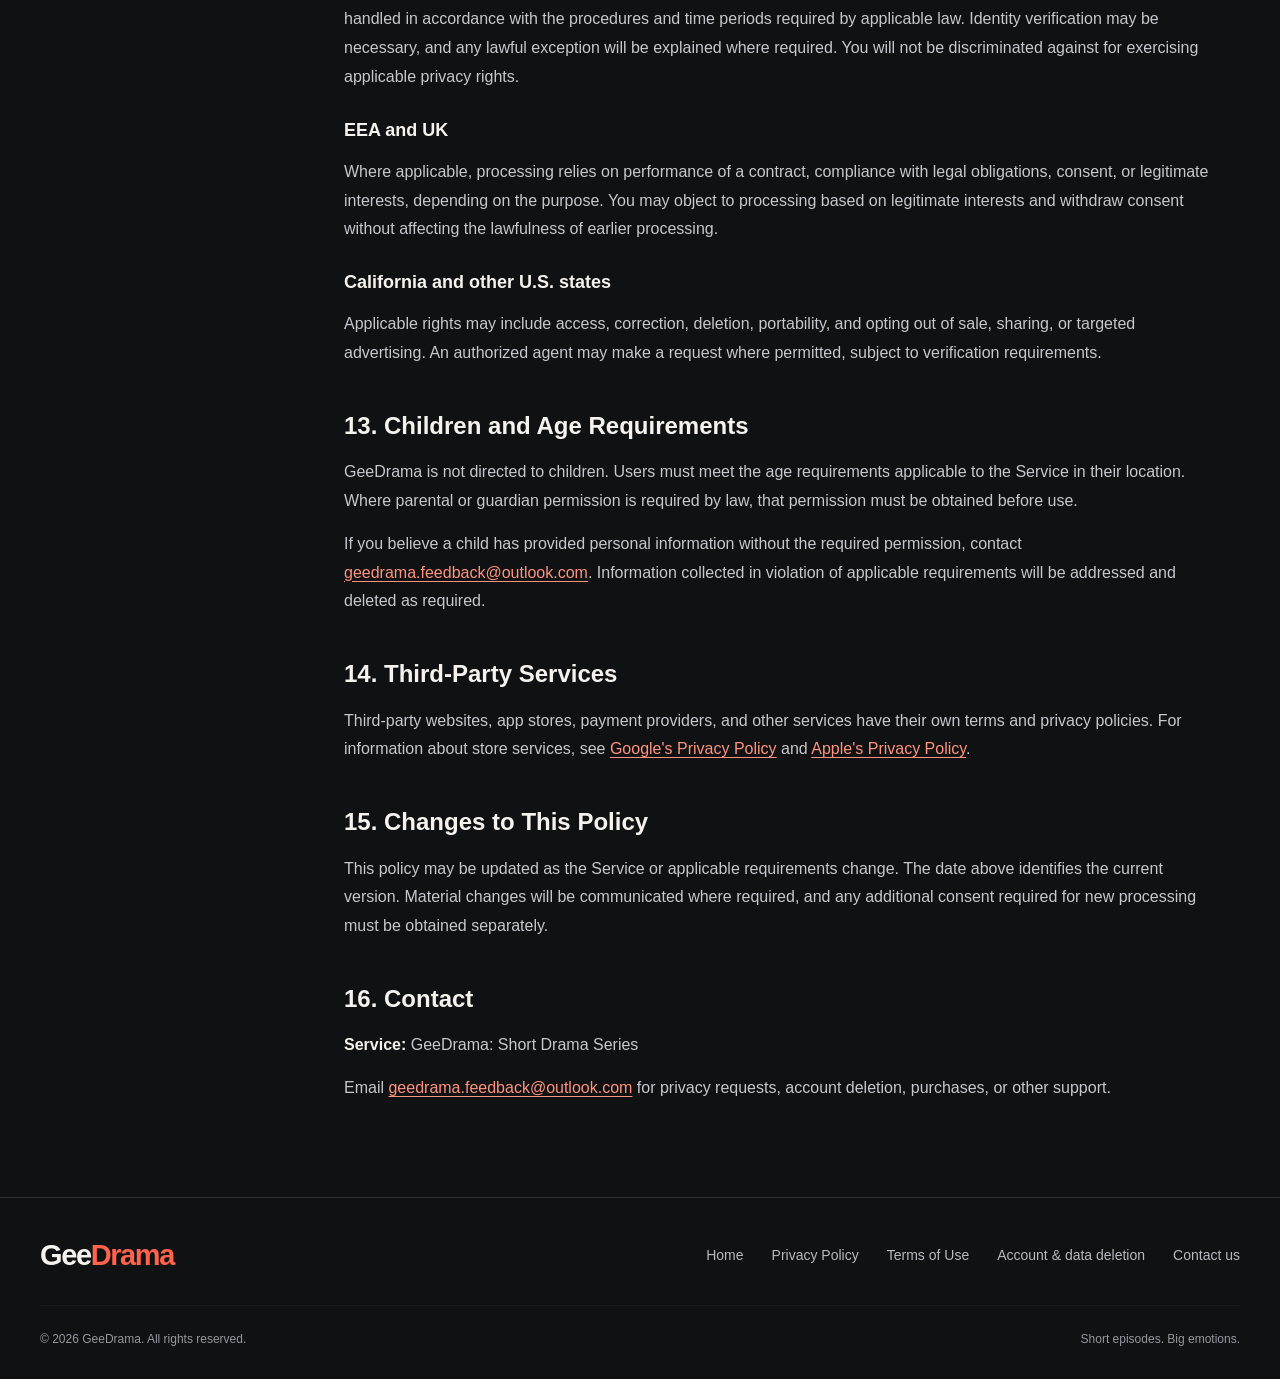
<file: privacypolicy.html>
<!doctype html>
<html lang="en"><head><meta charset="utf-8"><meta name="viewport" content="width=device-width,initial-scale=1"><title>Privacy Policy | GeeDrama</title><meta name="description" content="Privacy Policy for GeeDrama: Short Drama Series."><meta name="theme-color" content="#101113"><link rel="stylesheet" href="styles.css"></head>
<body><a class="skip-link" href="#main">Skip to content</a><header class="site-header"><div class="shell header-inner"><a class="wordmark" href="index.html" aria-label="GeeDrama home">Gee<span>Drama</span></a><nav class="main-nav" aria-label="Main navigation"><a href="index.html#stories">Our stories</a><a href="privacypolicy.html">Privacy Policy</a><a href="termsofuse.html">Terms of Use</a></nav></div></header>
<main class="legal-shell" id="main"><header class="legal-heading"><p class="eyebrow">GeeDrama</p><h1>Privacy Policy</h1><p class="meta">Draft for review: September 17, 2026 · GeeDrama: Short Drama Series</p></header><div class="legal-layout"><nav class="legal-toc" aria-label="On this page"><p>On this page</p><a href="#scope">1. Scope</a><a href="#information">2. Information We Process</a><a href="#use">3. How Information Is Used</a><a href="#sharing">4. When Information Is Shared</a><a href="#purchases">5. Payments and Entitlements</a><a href="#advertising">6. Advertising and Device Choices</a><a href="#website">7. This Website and Local Storage</a><a href="#choices">8. Your Choices and Account Deletion</a><a href="#retention">9. Retention and Deletion</a><a href="#security">10. Security</a><a href="#transfers">11. International Processing</a><a href="#rights">12. Your Privacy Rights</a><a href="#children">13. Children and Age Requirements</a><a href="#third-parties">14. Third-Party Services</a><a href="#changes">15. Changes to This Policy</a><a href="#contact">16. Contact</a></nav><article class="legal-content"><p>This Privacy Policy explains how information is handled when you use GeeDrama: Short Drama Series, our Android and iOS applications, this website, and related support and purchase services (the "Service"). In this policy, "GeeDrama", "we", "us", and "our" refer to the provider of the GeeDrama service.</p><section id="scope"><h2>1. Scope</h2><p>GeeDrama is a short drama entertainment service. This policy applies to information processed in connection with the Service. The information involved depends on the features you use, your device settings, and your choices.</p><p>Google Play, the Apple App Store, and other third-party services operate under their own privacy policies. This policy does not replace those policies.</p></section><section id="information"><h2>2. Information We Process</h2><h3>Information you provide</h3><ul><li><strong>Account details, where an account is used:</strong> Account identifiers, sign-in details supplied by your login provider, email address, profile information you choose to provide, and account settings.</li><li><strong>Support and feedback:</strong> Your contact details, messages, and any account, device, transaction, screenshots, or other information you choose to send when requesting help.</li></ul><h3>Information associated with use of the app</h3><ul><li><strong>Device and technical information:</strong> Device type, operating system, app version, language, network information, IP address, and diagnostic or error information needed to operate and troubleshoot the Service.</li><li><strong>Viewing and interaction information:</strong> The dramas and episodes you open, playback progress, viewing history, and interactions with the app's available features.</li><li><strong>Purchase information:</strong> Product and order identifiers, purchase or subscription status, refunds, and records of the content or benefits available to you. Where coins or rewards are offered, this can include balance changes, unlock records, and reward status.</li><li><strong>Advertising information, where ads are enabled:</strong> Ad impressions, clicks, reward completion, device or advertising identifiers where permitted, and measurement or fraud-prevention signals.</li></ul><h3>Information from service partners</h3><p>Google Play and the Apple App Store can provide transaction and entitlement information needed to verify purchases, subscriptions, and refunds. Content, playback, analytics, diagnostics, advertising, and technical service partners can provide information related to the functions they perform for the Service.</p><p>Only provide information that is needed for your request. Do not send passwords, full payment card details, or unrelated sensitive information to support.</p></section><section id="use"><h2>3. How Information Is Used</h2><ul><li>Provide and maintain short drama playback and the features you use.</li><li>Maintain viewing progress and account-related preferences where supported.</li><li>Verify purchases, deliver paid entitlements, and handle transaction issues.</li><li>Administer coins, episode unlocks, subscriptions, or rewards where offered.</li><li>Deliver and measure advertising where enabled, subject to applicable choices and consent requirements.</li><li>Analyze performance, diagnose errors, improve the Service, and prevent fraud or misuse.</li><li>Respond to support inquiries and privacy requests.</li><li>Provide service-related communications and notifications where enabled.</li><li>Comply with legal obligations, resolve disputes, and protect the rights and safety of users and the Service.</li></ul><p>Where consent is required for particular processing, it must be obtained before that processing takes place. You may withdraw consent as described below.</p></section><section id="sharing"><h2>4. When Information Is Shared</h2><p>Information can be shared with the following categories of recipients when needed for the purposes described in this policy:</p><ul><li><strong>Operational service providers:</strong> Hosting, storage, support, diagnostics, analytics, security, and other technical providers.</li><li><strong>Content and playback partners:</strong> Providers that deliver drama content, playback, availability information, and related technical services.</li><li><strong>Payment platforms:</strong> Google Play, the Apple App Store, and transaction-verification services involved in purchases, refunds, and entitlement management.</li><li><strong>Advertising and measurement partners:</strong> Where advertising is enabled, providers involved in ad delivery, rewards, measurement, and fraud prevention.</li><li><strong>Legal or business recipients:</strong> Authorities or professional advisers where necessary to comply with law, address security incidents, protect rights, or support a business transfer, subject to applicable safeguards.</li></ul><p>If processing is considered a sale, sharing, or targeted advertising under applicable privacy law, you may have a right to opt out. See "Your Privacy Rights" below.</p></section><section id="purchases"><h2>5. Payments and Entitlements</h2><p>Paid content and any purchase options are described in the app before purchase. Google Play processes purchases made through Google Play, and Apple processes purchases made through the App Store. We receive the transaction information needed to verify and deliver your purchase. We do not receive your full payment card number or your Google or Apple Account password through these store billing systems.</p><p>Transaction, refund, coin, unlock, and subscription records, where relevant, help provide purchased benefits, resolve issues, and prevent fraud. Payment, renewal, cancellation, and refund terms are explained in the <a href="termsofuse.html">Terms of Use</a> and the purchase interface.</p></section><section id="advertising"><h2>6. Advertising and Device Choices</h2><p>Where the app includes advertising, advertising partners may process device identifiers and information about ad interactions for ad delivery, measurement, and fraud prevention. Optional rewarded ads, if offered, also require completion and eligibility checks before rewards can be credited.</p><p>You can manage available advertising privacy controls through your Android, Google, or iOS settings, and through in-app privacy controls where available. Where applicable, iOS tracking permissions can be managed in Settings &gt; Privacy &amp; Security &gt; Tracking. Choices and consent requirements vary by location and device. Declining personalized advertising does not necessarily remove all ads.</p></section><section id="website"><h2>7. This Website and Local Storage</h2><p>This website stores your selected display language in your browser under the key <code>geedrama-language</code>. This lets the site remember your language on a later visit. You can clear that preference by clearing site data in your browser.</p><p>The website itself does not include advertising or analytics scripts. Hosting infrastructure may process ordinary connection information, such as IP addresses, browser details, requested pages, and timestamps, to deliver and protect the site. Links to app stores, the account deletion portal, or an email application take you to services with their own privacy practices.</p></section><section id="choices"><h2>8. Your Choices and Account Deletion</h2><p>You can manage device permissions and notification settings through Android or iOS settings. Where the app offers account, history, or privacy controls, you can also use those controls.</p><p>You may request deletion of your account and associated personal data, or request deletion of eligible personal data without deleting your account. See the <a href="account-deletion.html">account and data deletion page</a> for instructions.</p><p>Email <a href="mailto:geedrama.feedback@outlook.com">geedrama.feedback@outlook.com</a> for privacy requests, account deletion, purchases, or other support. We may request limited information to verify that a request relates to your account. Do not send account passwords.</p><p>Deleting an account or uninstalling the app does not cancel a subscription. Manage subscriptions separately through <a href="https://play.google.com/store/account/subscriptions" target="_blank" rel="noopener noreferrer">Google Play subscription settings</a> or <a href="https://account.apple.com/account/manage/section/subscriptions" target="_blank" rel="noopener noreferrer">Apple subscription settings</a>, according to the store where you purchased them.</p></section><section id="retention"><h2>9. Retention and Deletion</h2><p>Information is retained only for as long as needed for the purpose for which it is processed, including providing the Service, delivering purchases, handling support, resolving disputes, and meeting legal obligations.</p><p>Account and viewing data can be deleted following a verified request, subject to applicable exceptions. Transaction records may need to be retained for accounting, tax, refund, or fraud-prevention purposes. Security and diagnostic records are kept for the period needed to investigate and address relevant issues. Where information is retained after a deletion request, retention is limited to the applicable purpose or legal requirement.</p><p>Information is deleted or de-identified when it is no longer needed. Any retained copies remain subject to applicable deletion requirements and are not used to reactivate a deleted account.</p></section><section id="security"><h2>10. Security</h2><p>Safeguards appropriate to the nature of the information and the risks of processing are used to protect the Service. Access to information should be limited to authorized personnel and providers who need it for their work.</p><p>No system is completely secure. Please protect your device and login credentials, and contact support if you believe your account or information has been compromised.</p></section><section id="transfers"><h2>11. International Processing</h2><p>The Service may use providers in countries other than the country where you live. Their data protection laws may differ from those in your location. Where cross-border transfer requirements apply, applicable safeguards and legal transfer mechanisms must be used.</p></section><section id="rights"><h2>12. Your Privacy Rights</h2><p>Depending on your location, you may have rights to access, correct, delete, or obtain a copy of your personal information; restrict or object to processing; withdraw consent; or opt out of certain processing, including targeted advertising, sale, or sharing. You may also have a right to appeal a decision on a privacy request and to contact your local data protection authority.</p><p>Email <a href="mailto:geedrama.feedback@outlook.com">geedrama.feedback@outlook.com</a> for privacy requests, account deletion, purchases, or other support. Requests are handled in accordance with the procedures and time periods required by applicable law. Identity verification may be necessary, and any lawful exception will be explained where required. You will not be discriminated against for exercising applicable privacy rights.</p><h3>EEA and UK</h3><p>Where applicable, processing relies on performance of a contract, compliance with legal obligations, consent, or legitimate interests, depending on the purpose. You may object to processing based on legitimate interests and withdraw consent without affecting the lawfulness of earlier processing.</p><h3>California and other U.S. states</h3><p>Applicable rights may include access, correction, deletion, portability, and opting out of sale, sharing, or targeted advertising. An authorized agent may make a request where permitted, subject to verification requirements.</p></section><section id="children"><h2>13. Children and Age Requirements</h2><p>GeeDrama is not directed to children. Users must meet the age requirements applicable to the Service in their location. Where parental or guardian permission is required by law, that permission must be obtained before use.</p><p>If you believe a child has provided personal information without the required permission, contact <a href="mailto:geedrama.feedback@outlook.com">geedrama.feedback@outlook.com</a>. Information collected in violation of applicable requirements will be addressed and deleted as required.</p></section><section id="third-parties"><h2>14. Third-Party Services</h2><p>Third-party websites, app stores, payment providers, and other services have their own terms and privacy policies. For information about store services, see <a href="https://policies.google.com/privacy" target="_blank" rel="noopener noreferrer">Google's Privacy Policy</a> and <a href="https://www.apple.com/legal/privacy/en-ww/" target="_blank" rel="noopener noreferrer">Apple's Privacy Policy</a>.</p></section><section id="changes"><h2>15. Changes to This Policy</h2><p>This policy may be updated as the Service or applicable requirements change. The date above identifies the current version. Material changes will be communicated where required, and any additional consent required for new processing must be obtained separately.</p></section><section id="contact"><h2>16. Contact</h2><p><strong>Service:</strong> GeeDrama: Short Drama Series</p><p>Email <a href="mailto:geedrama.feedback@outlook.com">geedrama.feedback@outlook.com</a> for privacy requests, account deletion, purchases, or other support.</p></section></article></div></main>
<footer class="site-footer"><div class="shell"><div class="footer-top"><a class="wordmark" href="index.html">Gee<span>Drama</span></a><nav class="footer-links" aria-label="Footer"><a href="index.html">Home</a><a href="privacypolicy.html">Privacy Policy</a><a href="termsofuse.html">Terms of Use</a><a href="account-deletion.html">Account &amp; data deletion</a><a href="mailto:geedrama.feedback@outlook.com">Contact us</a></nav></div><div class="footer-bottom"><span>© 2026 GeeDrama. All rights reserved.</span><span>Short episodes. Big emotions.</span></div></div></footer></body></html>
</file>
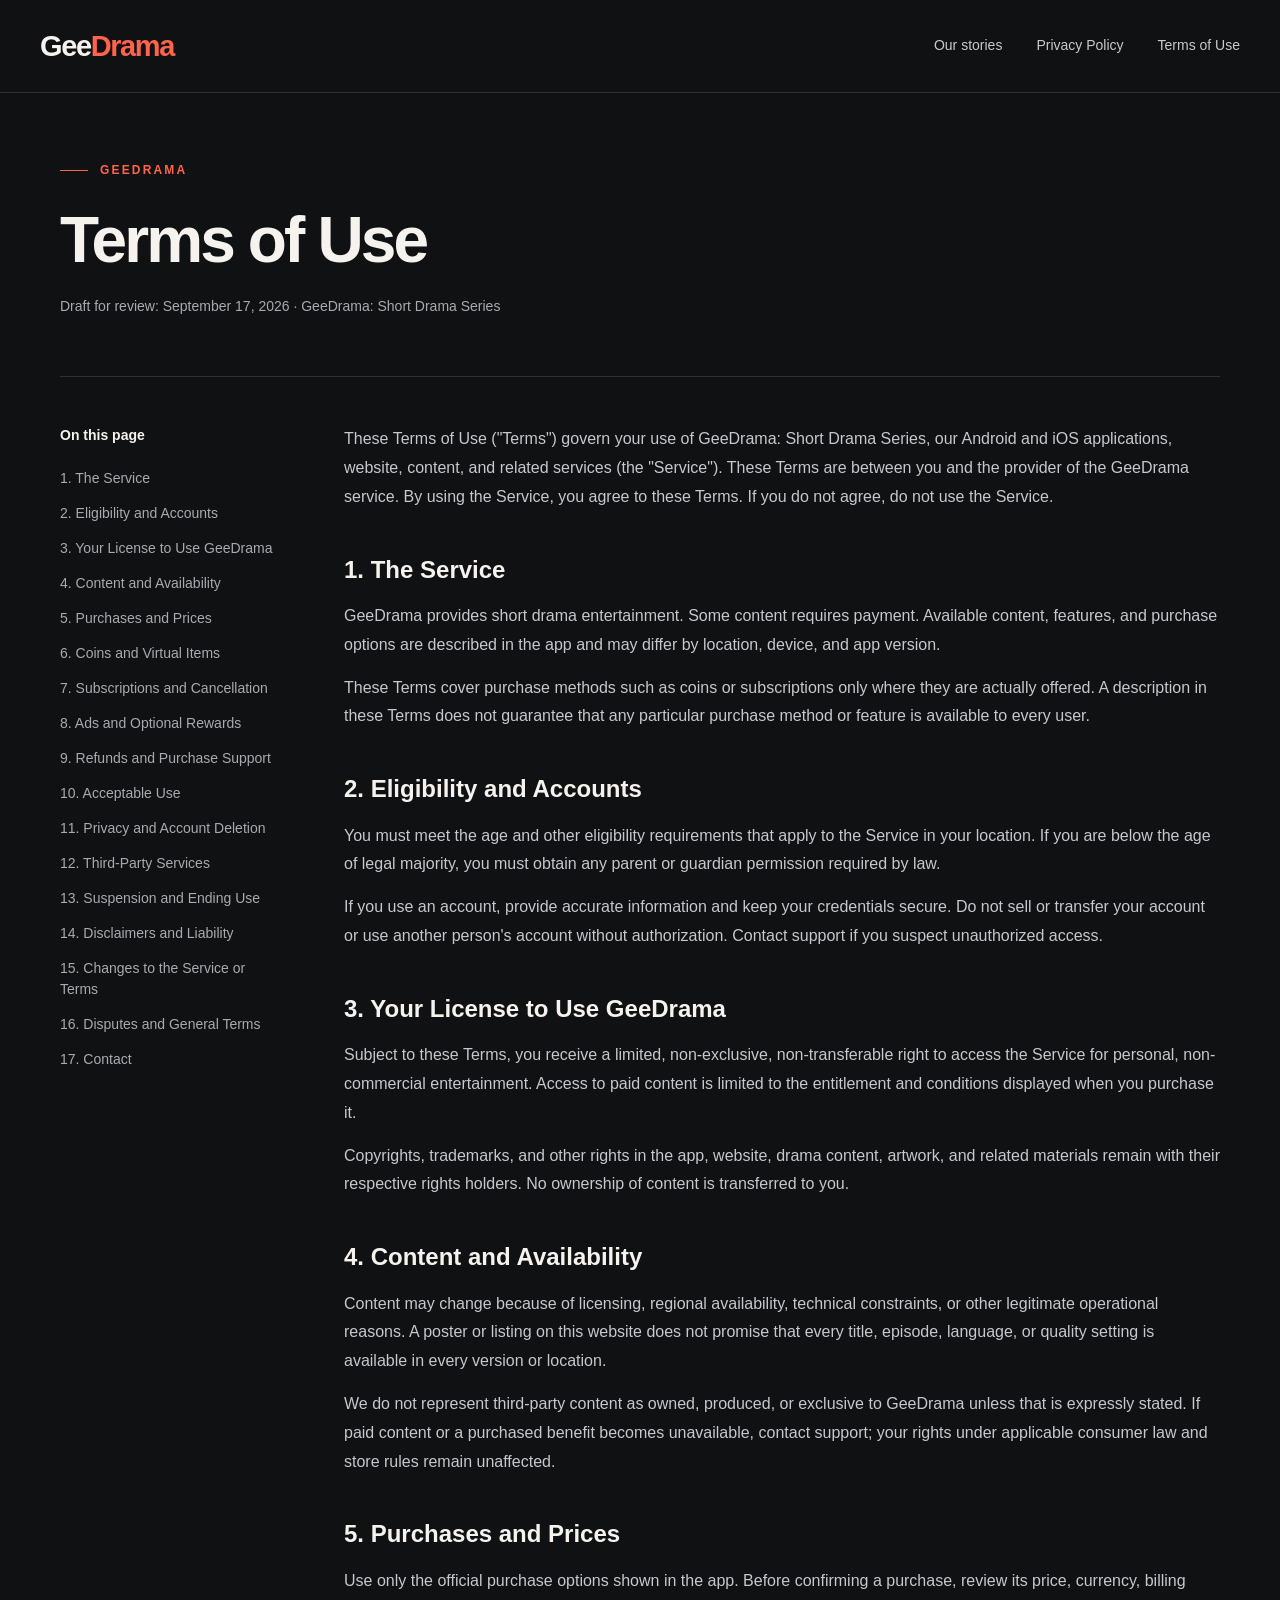
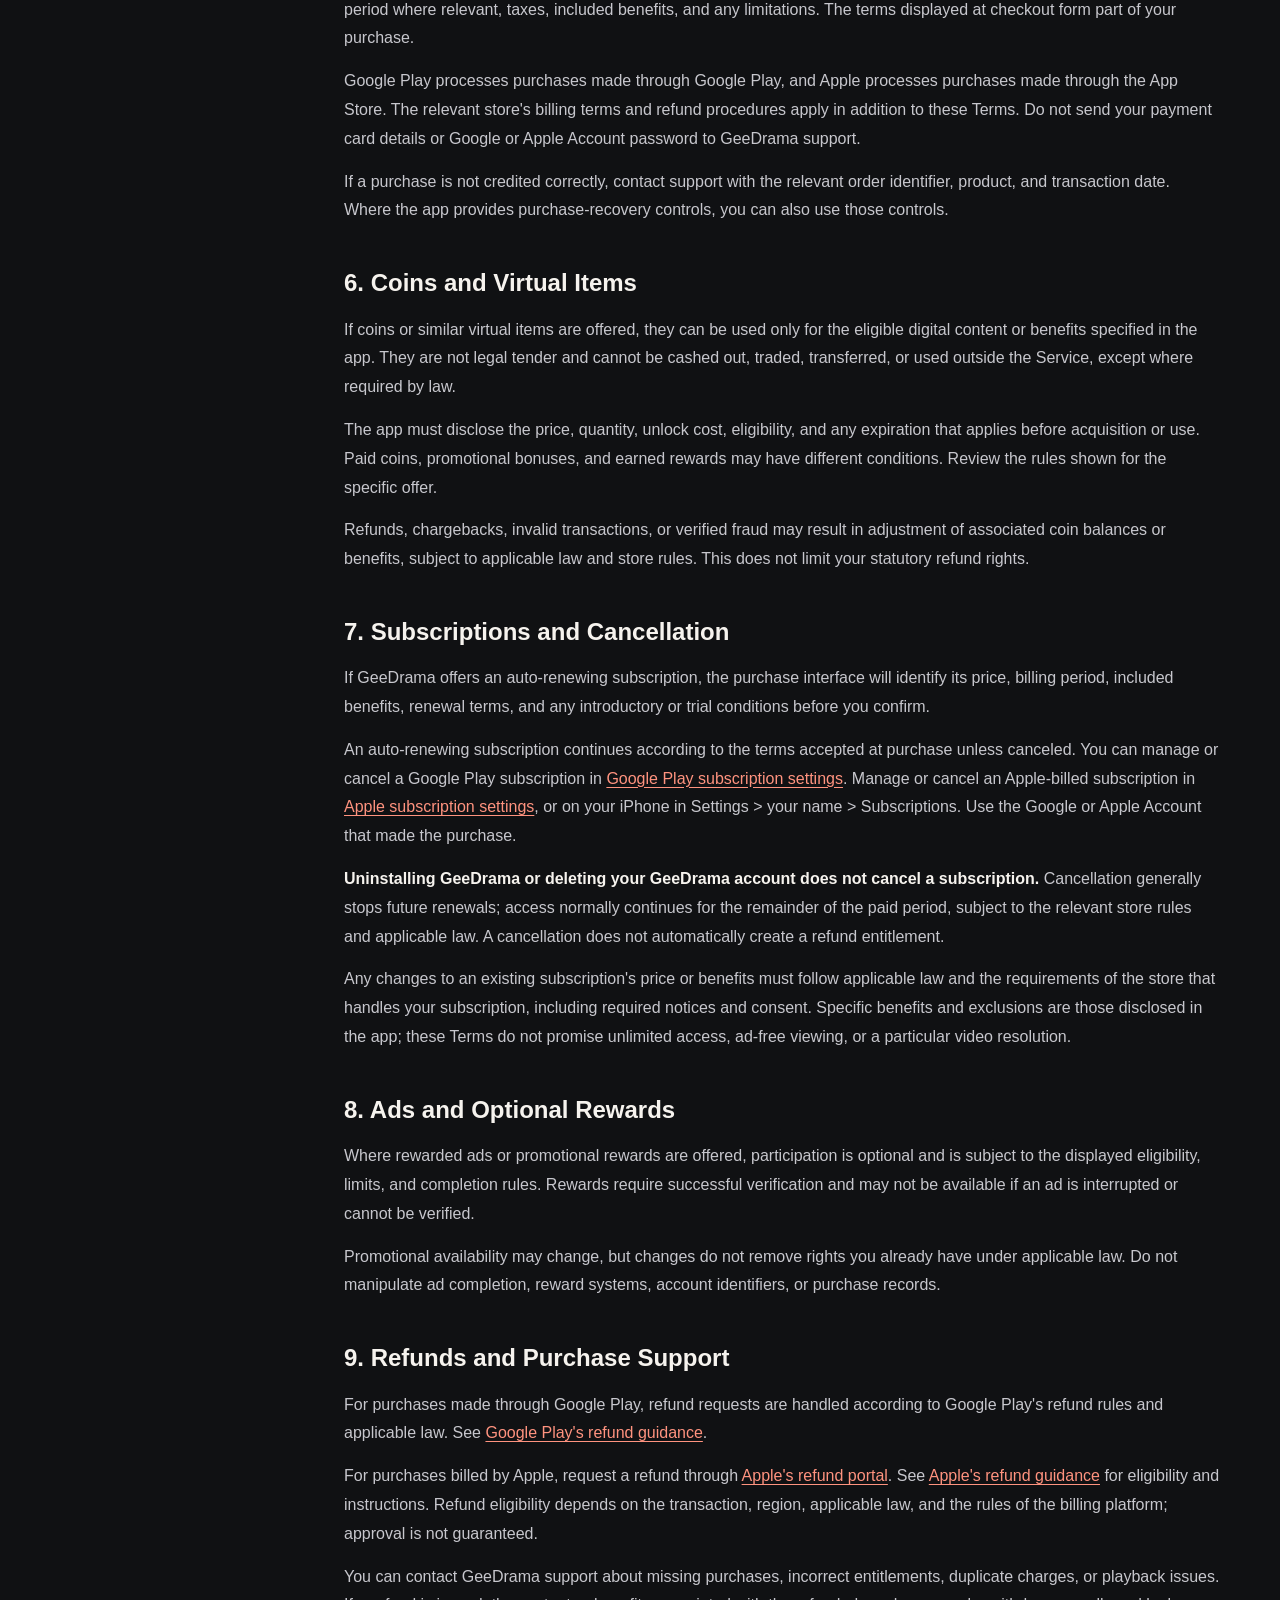
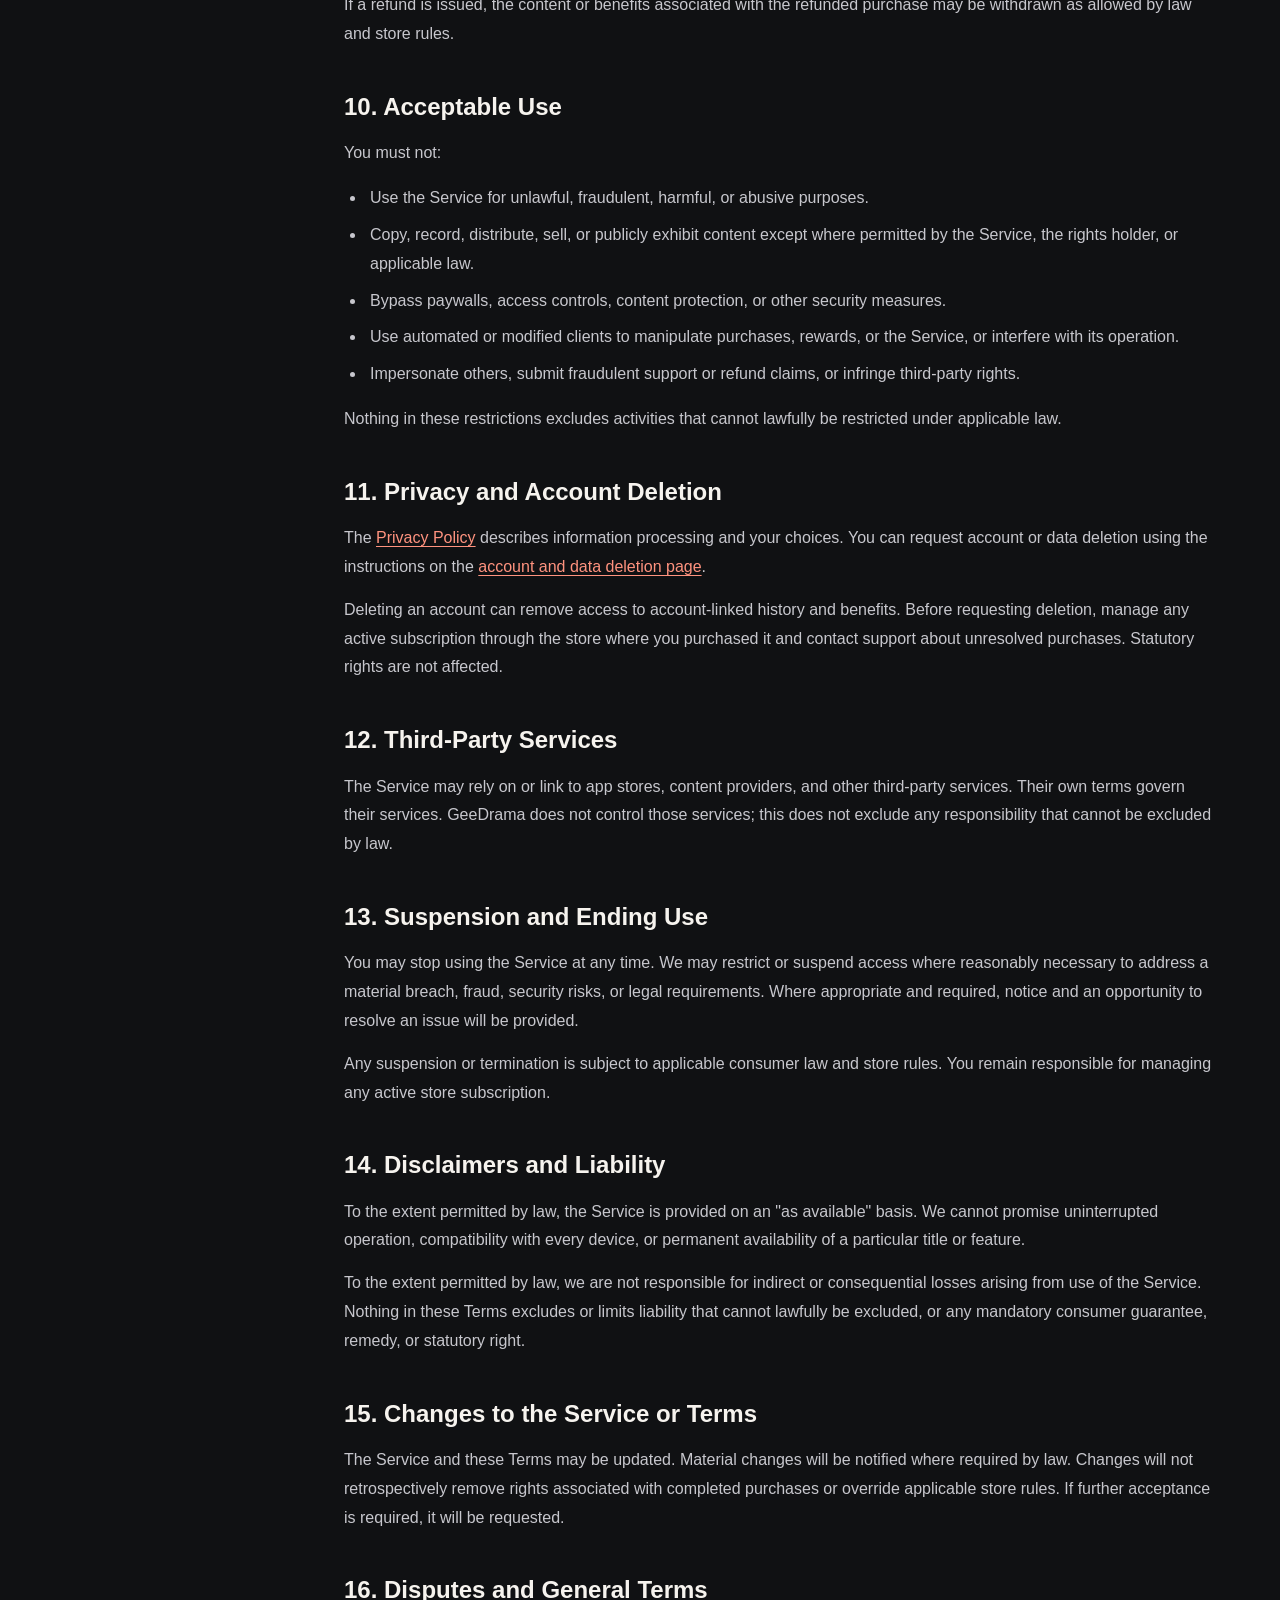
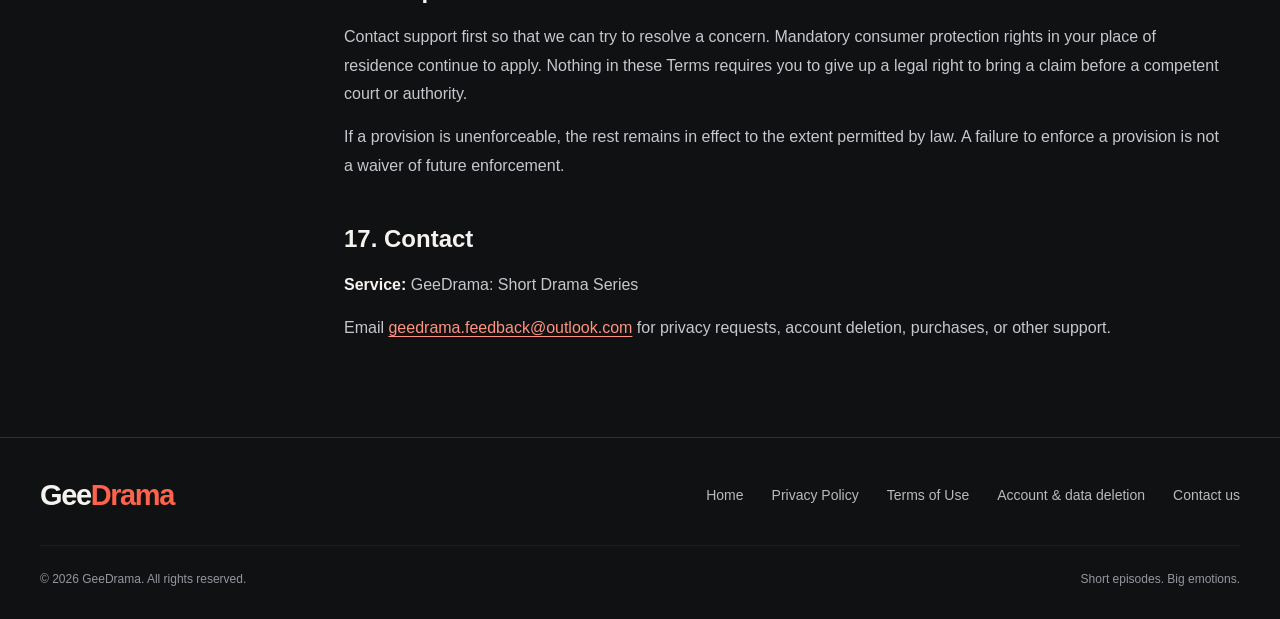
<file: termsofuse.html>
<!doctype html>
<html lang="en"><head><meta charset="utf-8"><meta name="viewport" content="width=device-width,initial-scale=1"><title>Terms of Use | GeeDrama</title><meta name="description" content="Terms of Use for GeeDrama: Short Drama Series."><meta name="theme-color" content="#101113"><link rel="stylesheet" href="styles.css"></head>
<body><a class="skip-link" href="#main">Skip to content</a><header class="site-header"><div class="shell header-inner"><a class="wordmark" href="index.html" aria-label="GeeDrama home">Gee<span>Drama</span></a><nav class="main-nav" aria-label="Main navigation"><a href="index.html#stories">Our stories</a><a href="privacypolicy.html">Privacy Policy</a><a href="termsofuse.html">Terms of Use</a></nav></div></header>
<main class="legal-shell" id="main"><header class="legal-heading"><p class="eyebrow">GeeDrama</p><h1>Terms of Use</h1><p class="meta">Draft for review: September 17, 2026 · GeeDrama: Short Drama Series</p></header><div class="legal-layout"><nav class="legal-toc" aria-label="On this page"><p>On this page</p><a href="#service">1. The Service</a><a href="#eligibility">2. Eligibility and Accounts</a><a href="#license">3. Your License to Use GeeDrama</a><a href="#content">4. Content and Availability</a><a href="#purchases">5. Purchases and Prices</a><a href="#coins">6. Coins and Virtual Items</a><a href="#subscriptions">7. Subscriptions and Cancellation</a><a href="#rewards">8. Ads and Optional Rewards</a><a href="#refunds">9. Refunds and Purchase Support</a><a href="#conduct">10. Acceptable Use</a><a href="#privacy">11. Privacy and Account Deletion</a><a href="#third-parties">12. Third-Party Services</a><a href="#termination">13. Suspension and Ending Use</a><a href="#disclaimers">14. Disclaimers and Liability</a><a href="#changes">15. Changes to the Service or Terms</a><a href="#disputes">16. Disputes and General Terms</a><a href="#contact">17. Contact</a></nav><article class="legal-content"><p>These Terms of Use ("Terms") govern your use of GeeDrama: Short Drama Series, our Android and iOS applications, website, content, and related services (the "Service"). These Terms are between you and the provider of the GeeDrama service. By using the Service, you agree to these Terms. If you do not agree, do not use the Service.</p><section id="service"><h2>1. The Service</h2><p>GeeDrama provides short drama entertainment. Some content requires payment. Available content, features, and purchase options are described in the app and may differ by location, device, and app version.</p><p>These Terms cover purchase methods such as coins or subscriptions only where they are actually offered. A description in these Terms does not guarantee that any particular purchase method or feature is available to every user.</p></section><section id="eligibility"><h2>2. Eligibility and Accounts</h2><p>You must meet the age and other eligibility requirements that apply to the Service in your location. If you are below the age of legal majority, you must obtain any parent or guardian permission required by law.</p><p>If you use an account, provide accurate information and keep your credentials secure. Do not sell or transfer your account or use another person's account without authorization. Contact support if you suspect unauthorized access.</p></section><section id="license"><h2>3. Your License to Use GeeDrama</h2><p>Subject to these Terms, you receive a limited, non-exclusive, non-transferable right to access the Service for personal, non-commercial entertainment. Access to paid content is limited to the entitlement and conditions displayed when you purchase it.</p><p>Copyrights, trademarks, and other rights in the app, website, drama content, artwork, and related materials remain with their respective rights holders. No ownership of content is transferred to you.</p></section><section id="content"><h2>4. Content and Availability</h2><p>Content may change because of licensing, regional availability, technical constraints, or other legitimate operational reasons. A poster or listing on this website does not promise that every title, episode, language, or quality setting is available in every version or location.</p><p>We do not represent third-party content as owned, produced, or exclusive to GeeDrama unless that is expressly stated. If paid content or a purchased benefit becomes unavailable, contact support; your rights under applicable consumer law and store rules remain unaffected.</p></section><section id="purchases"><h2>5. Purchases and Prices</h2><p>Use only the official purchase options shown in the app. Before confirming a purchase, review its price, currency, billing period where relevant, taxes, included benefits, and any limitations. The terms displayed at checkout form part of your purchase.</p><p>Google Play processes purchases made through Google Play, and Apple processes purchases made through the App Store. The relevant store's billing terms and refund procedures apply in addition to these Terms. Do not send your payment card details or Google or Apple Account password to GeeDrama support.</p><p>If a purchase is not credited correctly, contact support with the relevant order identifier, product, and transaction date. Where the app provides purchase-recovery controls, you can also use those controls.</p></section><section id="coins"><h2>6. Coins and Virtual Items</h2><p>If coins or similar virtual items are offered, they can be used only for the eligible digital content or benefits specified in the app. They are not legal tender and cannot be cashed out, traded, transferred, or used outside the Service, except where required by law.</p><p>The app must disclose the price, quantity, unlock cost, eligibility, and any expiration that applies before acquisition or use. Paid coins, promotional bonuses, and earned rewards may have different conditions. Review the rules shown for the specific offer.</p><p>Refunds, chargebacks, invalid transactions, or verified fraud may result in adjustment of associated coin balances or benefits, subject to applicable law and store rules. This does not limit your statutory refund rights.</p></section><section id="subscriptions"><h2>7. Subscriptions and Cancellation</h2><p>If GeeDrama offers an auto-renewing subscription, the purchase interface will identify its price, billing period, included benefits, renewal terms, and any introductory or trial conditions before you confirm.</p><p>An auto-renewing subscription continues according to the terms accepted at purchase unless canceled. You can manage or cancel a Google Play subscription in <a href="https://play.google.com/store/account/subscriptions" target="_blank" rel="noopener noreferrer">Google Play subscription settings</a>. Manage or cancel an Apple-billed subscription in <a href="https://account.apple.com/account/manage/section/subscriptions" target="_blank" rel="noopener noreferrer">Apple subscription settings</a>, or on your iPhone in Settings &gt; your name &gt; Subscriptions. Use the Google or Apple Account that made the purchase.</p><p><strong>Uninstalling GeeDrama or deleting your GeeDrama account does not cancel a subscription.</strong> Cancellation generally stops future renewals; access normally continues for the remainder of the paid period, subject to the relevant store rules and applicable law. A cancellation does not automatically create a refund entitlement.</p><p>Any changes to an existing subscription's price or benefits must follow applicable law and the requirements of the store that handles your subscription, including required notices and consent. Specific benefits and exclusions are those disclosed in the app; these Terms do not promise unlimited access, ad-free viewing, or a particular video resolution.</p></section><section id="rewards"><h2>8. Ads and Optional Rewards</h2><p>Where rewarded ads or promotional rewards are offered, participation is optional and is subject to the displayed eligibility, limits, and completion rules. Rewards require successful verification and may not be available if an ad is interrupted or cannot be verified.</p><p>Promotional availability may change, but changes do not remove rights you already have under applicable law. Do not manipulate ad completion, reward systems, account identifiers, or purchase records.</p></section><section id="refunds"><h2>9. Refunds and Purchase Support</h2><p>For purchases made through Google Play, refund requests are handled according to Google Play's refund rules and applicable law. See <a href="https://support.google.com/googleplay/answer/2479637?hl=en" target="_blank" rel="noopener noreferrer">Google Play's refund guidance</a>.</p><p>For purchases billed by Apple, request a refund through <a href="https://reportaproblem.apple.com/" target="_blank" rel="noopener noreferrer">Apple's refund portal</a>. See <a href="https://support.apple.com/en-us/118223" target="_blank" rel="noopener noreferrer">Apple's refund guidance</a> for eligibility and instructions. Refund eligibility depends on the transaction, region, applicable law, and the rules of the billing platform; approval is not guaranteed.</p><p>You can contact GeeDrama support about missing purchases, incorrect entitlements, duplicate charges, or playback issues. If a refund is issued, the content or benefits associated with the refunded purchase may be withdrawn as allowed by law and store rules.</p></section><section id="conduct"><h2>10. Acceptable Use</h2><p>You must not:</p><ul><li>Use the Service for unlawful, fraudulent, harmful, or abusive purposes.</li><li>Copy, record, distribute, sell, or publicly exhibit content except where permitted by the Service, the rights holder, or applicable law.</li><li>Bypass paywalls, access controls, content protection, or other security measures.</li><li>Use automated or modified clients to manipulate purchases, rewards, or the Service, or interfere with its operation.</li><li>Impersonate others, submit fraudulent support or refund claims, or infringe third-party rights.</li></ul><p>Nothing in these restrictions excludes activities that cannot lawfully be restricted under applicable law.</p></section><section id="privacy"><h2>11. Privacy and Account Deletion</h2><p>The <a href="privacypolicy.html">Privacy Policy</a> describes information processing and your choices. You can request account or data deletion using the instructions on the <a href="account-deletion.html">account and data deletion page</a>.</p><p>Deleting an account can remove access to account-linked history and benefits. Before requesting deletion, manage any active subscription through the store where you purchased it and contact support about unresolved purchases. Statutory rights are not affected.</p></section><section id="third-parties"><h2>12. Third-Party Services</h2><p>The Service may rely on or link to app stores, content providers, and other third-party services. Their own terms govern their services. GeeDrama does not control those services; this does not exclude any responsibility that cannot be excluded by law.</p></section><section id="termination"><h2>13. Suspension and Ending Use</h2><p>You may stop using the Service at any time. We may restrict or suspend access where reasonably necessary to address a material breach, fraud, security risks, or legal requirements. Where appropriate and required, notice and an opportunity to resolve an issue will be provided.</p><p>Any suspension or termination is subject to applicable consumer law and store rules. You remain responsible for managing any active store subscription.</p></section><section id="disclaimers"><h2>14. Disclaimers and Liability</h2><p>To the extent permitted by law, the Service is provided on an "as available" basis. We cannot promise uninterrupted operation, compatibility with every device, or permanent availability of a particular title or feature.</p><p>To the extent permitted by law, we are not responsible for indirect or consequential losses arising from use of the Service. Nothing in these Terms excludes or limits liability that cannot lawfully be excluded, or any mandatory consumer guarantee, remedy, or statutory right.</p></section><section id="changes"><h2>15. Changes to the Service or Terms</h2><p>The Service and these Terms may be updated. Material changes will be notified where required by law. Changes will not retrospectively remove rights associated with completed purchases or override applicable store rules. If further acceptance is required, it will be requested.</p></section><section id="disputes"><h2>16. Disputes and General Terms</h2><p>Contact support first so that we can try to resolve a concern. Mandatory consumer protection rights in your place of residence continue to apply. Nothing in these Terms requires you to give up a legal right to bring a claim before a competent court or authority.</p><p>If a provision is unenforceable, the rest remains in effect to the extent permitted by law. A failure to enforce a provision is not a waiver of future enforcement.</p></section><section id="contact"><h2>17. Contact</h2><p><strong>Service:</strong> GeeDrama: Short Drama Series</p><p>Email <a href="mailto:geedrama.feedback@outlook.com">geedrama.feedback@outlook.com</a> for privacy requests, account deletion, purchases, or other support.</p></section></article></div></main>
<footer class="site-footer"><div class="shell"><div class="footer-top"><a class="wordmark" href="index.html">Gee<span>Drama</span></a><nav class="footer-links" aria-label="Footer"><a href="index.html">Home</a><a href="privacypolicy.html">Privacy Policy</a><a href="termsofuse.html">Terms of Use</a><a href="account-deletion.html">Account &amp; data deletion</a><a href="mailto:geedrama.feedback@outlook.com">Contact us</a></nav></div><div class="footer-bottom"><span>© 2026 GeeDrama. All rights reserved.</span><span>Short episodes. Big emotions.</span></div></div></footer></body></html>
</file>
<file: styles.css>
@charset "UTF-8";
:root{color-scheme:dark;--bg:#101113;--panel:#191a1e;--line:#303136;--text:#f6f3ee;--muted:#a9aaaf;--accent:#ff634b;--max:1240px;font-family:Inter,"Segoe UI",Arial,"PingFang SC","Microsoft YaHei",sans-serif}
*{box-sizing:border-box}
html{scroll-behavior:smooth;scroll-padding-top:100px}
body{margin:0;background:var(--bg);color:var(--text);font-size:16px;line-height:1.65;-webkit-font-smoothing:antialiased}
a{color:inherit;text-decoration:none}
img{display:block;max-width:100%;height:auto}
button{font:inherit}
button,a{-webkit-tap-highlight-color:transparent}
a:focus-visible,button:focus-visible{outline:3px solid var(--accent);outline-offset:5px}
.shell{width:min(var(--max),calc(100% - 80px));margin-inline:auto}
.skip-link{position:fixed;z-index:100;top:10px;left:16px;background:var(--text);color:var(--bg);padding:10px 20px;transform:translateY(-160%)}
.skip-link:focus{transform:none}
.site-header{position:relative;z-index:5;border-bottom:1px solid var(--line)}
.header-inner{min-height:92px;display:flex;align-items:center;justify-content:space-between;gap:28px}
.wordmark{display:inline-flex;align-items:center;font-size:29px;font-weight:750;letter-spacing:-1.4px;line-height:1.2;white-space:nowrap}
.wordmark span{color:var(--accent)}
.main-nav{display:flex;align-items:center;gap:34px;margin-left:auto;font-size:14px;font-weight:500}
.main-nav a{color:#c9c9cc;transition:color .2s}
.main-nav a:hover{color:var(--text)}
.lang-switch{display:flex;border-left:1px solid var(--line);padding-left:20px;gap:4px}
.lang-switch button{border:0;background:none;color:var(--muted);padding:8px;cursor:pointer;font-size:14px;min-height:44px}
.lang-switch button[aria-pressed=true]{color:var(--text);text-decoration:underline;text-decoration-color:var(--accent);text-underline-offset:7px}
.eyebrow{display:flex;align-items:center;gap:12px;text-transform:uppercase;letter-spacing:.18em;font-size:12px;font-weight:650;color:var(--accent);margin:0 0 24px}
.eyebrow::before{content:"";width:28px;height:1px;background:currentColor;flex:none}
.hero{display:grid;grid-template-columns:1fr 1.06fr;align-items:center;gap:30px;min-height:735px;padding-top:48px;padding-bottom:56px}
.hero-copy{position:relative;z-index:2;padding-block:24px}
.hero h1{font-size:clamp(46px,4.95vw,70px);line-height:1.08;letter-spacing:-.055em;font-weight:620;max-width:620px;margin:0 0 30px}
.hero h1 em{font-weight:450;font-family:Georgia,"Times New Roman",serif;letter-spacing:-.055em;color:var(--accent)}
.hero-description{max-width:440px;color:#b7b7be;font-size:18px;line-height:1.8;margin:0 0 34px}
.button{display:inline-flex;justify-content:center;align-items:center;gap:16px;border:1px solid var(--accent);background:var(--accent);color:#15100f;padding:14px 24px;border-radius:4px;min-height:52px;font-weight:650;font-size:15px;transition:background .2s,transform .2s}
.button:hover{background:#ff7c68;transform:translateY(-2px)}
.button svg{width:18px;height:18px;flex:none}
.hero-footnote{margin:22px 0 0;font-size:13px;color:var(--muted)}
.hero-art{height:614px;position:relative;isolation:isolate}
.hero-art::before{content:"";position:absolute;inset:12% 0 3% 12%;background:#b64d36;filter:blur(95px);opacity:.17;z-index:-1;border-radius:50%}
.hero-poster{position:absolute;overflow:hidden;border:1px solid #ffffff25;border-radius:8px;box-shadow:0 20px 60px #0008;background:#191919}
.hero-poster img{width:100%;height:100%;object-fit:contain}
.poster-main{width:50%;aspect-ratio:942/1672;left:28%;top:3%;z-index:3;transform:rotate(3deg)}
.poster-left{width:37%;aspect-ratio:941/1672;left:0;top:12%;transform:rotate(-8deg);z-index:2}
.poster-right{width:34%;aspect-ratio:941/1672;right:-1%;top:25%;transform:rotate(9deg);z-index:1}
.hero-caption{position:absolute;bottom:8px;left:8%;right:0;display:flex;justify-content:space-between;gap:20px;color:#b5b5ba;font-size:12px;letter-spacing:.12em;text-transform:uppercase}
.hero-caption span:first-child{color:var(--accent)}
.section-topline{border-top:1px solid var(--line);display:flex;justify-content:space-between;gap:24px;padding-block:24px;font-size:13px;letter-spacing:.1em;text-transform:uppercase;color:#b7b7be}
.section-topline strong{font-weight:500;color:var(--text)}
.stories{padding-top:60px;padding-bottom:92px}
.section-heading{display:flex;align-items:end;justify-content:space-between;gap:32px;margin-bottom:38px}
.section-heading h2,.about h2,.download h2{font-weight:560;font-size:clamp(34px,3.5vw,48px);line-height:1.15;letter-spacing:-.04em;margin:0}
.section-heading p{color:var(--muted);max-width:320px;margin:0 0 5px;font-size:15px}
.section-heading .eyebrow{margin-bottom:16px}
.catalog{display:grid;grid-template-columns:repeat(4,minmax(0,1fr));column-gap:24px;row-gap:40px}
.drama-card{min-width:0}
.cover{aspect-ratio:9/16;overflow:hidden;background:#07090d;border-radius:6px;border:1px solid #ffffff16}
.cover img{width:100%;height:100%;object-fit:contain;transition:transform .45s}
.drama-card:hover .cover img{transform:scale(1.018)}
.drama-card h3{font-size:16px;line-height:1.45;font-weight:550;margin:15px 0 6px}
.drama-card p{color:var(--muted);font-size:13px;margin:0}
.about{display:grid;grid-template-columns:.9fr 1.1fr;gap:80px;padding-block:80px;border-top:1px solid var(--line)}
.about h2{max-width:390px}
.about-intro{font-size:18px;color:#c7c7cc;margin:0 0 30px;max-width:530px}
.about-points{display:grid;grid-template-columns:1fr 1fr;gap:28px}
.about-points h3{font-size:16px;font-weight:600;margin:0 0 8px}
.about-points p{color:var(--muted);font-size:15px;line-height:1.75;margin:0}
.download{border:1px solid #ffffff1a;background:#1d1e22;border-radius:8px;padding:48px 52px;display:flex;align-items:center;justify-content:space-between;gap:40px;margin-block:0 80px}
.download .eyebrow{margin-bottom:14px}
.download h2{font-size:38px}
.download p:not(.eyebrow){color:var(--muted);margin:16px 0 0;max-width:570px}
.download-side{flex:0 0 210px}
.store-link{display:flex;align-items:center;gap:14px;background:#f6f3ee;color:#17171a;border-radius:5px;padding:12px 22px;line-height:1.3}
.store-link svg{width:28px;height:32px;flex:none}
.store-link small{font-size:12px;display:block}
.store-link strong{font-size:21px;white-space:nowrap;font-weight:600}
.availability{display:block;color:var(--muted);font-size:14px;text-align:center;margin-top:10px}
.site-footer{border-top:1px solid var(--line);padding-block:40px 30px}
.footer-top{display:flex;align-items:center;justify-content:space-between;gap:26px;margin-bottom:32px}
.footer-links{display:flex;flex-wrap:wrap;align-items:center;gap:16px 28px;font-size:14px;color:#b9b9bf}
.footer-links a:hover{color:var(--text)}
.footer-bottom{display:flex;align-items:center;justify-content:space-between;gap:20px;color:#96969f;font-size:12px;border-top:1px solid #ffffff0c;padding-top:24px}
.legal-shell{width:min(1160px,calc(100% - 80px));margin-inline:auto}
.legal-heading{padding:68px 0 44px;border-bottom:1px solid var(--line)}
.legal-heading h1{font-size:clamp(40px,5vw,64px);line-height:1.1;font-weight:550;letter-spacing:-.045em;margin:0 0 20px}
.legal-heading .meta{color:var(--muted);font-size:14px}
.legal-layout{display:grid;grid-template-columns:220px minmax(0,1fr);gap:64px;padding-block:48px 80px;align-items:start}
.legal-toc{position:sticky;top:32px;max-height:calc(100vh - 64px);overflow-y:auto;font-size:14px;line-height:1.5}
.legal-toc p{color:var(--text);font-weight:600;margin:0 0 15px}
.legal-toc a{display:block;padding:7px 0;color:var(--muted)}
.legal-toc a:hover{color:var(--accent)}
.legal-content{min-width:0;color:#c7c7cd;font-size:16px;line-height:1.8;overflow-wrap:anywhere}
.legal-content>p:first-child{margin-top:0}
.legal-content h2{font-size:24px;font-weight:600;line-height:1.35;color:var(--text);margin:42px 0 16px;scroll-margin-top:28px}
.legal-content h3{font-size:18px;line-height:1.5;color:var(--text);margin:25px 0 12px}
.legal-content p{margin:14px 0}
.legal-content li{padding-left:4px;margin-block:8px}
.legal-content ul,.legal-content ol{padding-left:22px}
.legal-content a{color:#ff937f;text-decoration:underline;text-underline-offset:3px}
.legal-content strong{color:var(--text);font-weight:600}
.legal-content table{width:100%;border-collapse:collapse;font-size:14px;margin-block:22px}
.legal-content th,.legal-content td{text-align:left;padding:14px;border:1px solid var(--line);vertical-align:top}
.legal-content th{color:var(--text)}
.notice{padding:18px 22px;border:1px solid #ff634b45;border-left:3px solid var(--accent);background:#ff634b08;border-radius:4px}
[hidden]{display:none!important}
@media(min-width:1450px){.hero{min-height:780px}.hero-art{height:655px}}
@media(max-width:1080px){.shell,.legal-shell{width:calc(100% - 56px)}.hero{min-height:620px;gap:18px}.hero-art{height:490px}.hero h1{font-size:54px}.hero-description{font-size:17px}.hero-caption{font-size:10px;left:0}.catalog{gap:28px 20px}.about{gap:45px}.legal-layout{grid-template-columns:190px minmax(0,1fr);gap:36px}.download{padding:36px}}
@media(max-width:760px){.shell,.legal-shell{width:calc(100% - 40px)}.header-inner{min-height:80px;gap:18px;flex-wrap:wrap;padding-block:18px}.wordmark{font-size:25px}.main-nav{order:3;margin:0;width:100%;justify-content:space-between;gap:16px;font-size:14px}.lang-switch{margin-left:auto;padding-left:10px}.hero{grid-template-columns:1fr;gap:12px;padding-top:30px;padding-bottom:24px}.hero-copy{padding:12px 0}.hero h1{font-size:clamp(43px,8.8vw,64px);max-width:530px;margin-bottom:24px}.hero-description{max-width:480px;margin-bottom:26px}.hero-art{width:min(100%,520px);height:auto;aspect-ratio:1/1.08;justify-self:center;margin-top:20px}.hero-caption{bottom:0;left:0;font-size:11px}.poster-main{left:27%;width:47%}.poster-left{width:35%;left:2%}.poster-right{right:1%;width:32%}.section-topline{font-size:11px;gap:16px;padding-block:20px}.stories{padding-top:44px;padding-bottom:56px}.section-heading{display:block;margin-bottom:28px}.section-heading p{max-width:440px;margin-top:18px}.catalog{grid-template-columns:repeat(2,minmax(0,1fr));gap:28px 16px}.drama-card h3{font-size:15px}.about{grid-template-columns:1fr;gap:30px;padding-block:48px}.about h2{max-width:520px}.about-intro{font-size:17px}.about-points{gap:24px}.download{padding:30px 26px;display:block;margin-bottom:48px}.download h2{font-size:32px}.download-side{margin-top:28px;max-width:230px}.footer-top{display:block}.footer-links{margin-top:28px;gap:14px 24px}.footer-bottom{align-items:start;flex-direction:column;gap:8px}.legal-heading{padding:44px 0 30px}.legal-layout{grid-template-columns:1fr;gap:30px;padding-top:30px}.legal-toc{position:static;max-height:none;display:grid;grid-template-columns:1fr 1fr;gap:0 20px;padding-bottom:25px;border-bottom:1px solid var(--line)}.legal-toc p{grid-column:1/-1}.legal-toc a{font-size:13px}.legal-content h2{font-size:23px}}
@media(max-width:380px){.shell,.legal-shell{width:calc(100% - 32px)}.main-nav{font-size:13px}.hero h1{font-size:41px}.hero-caption{letter-spacing:.03em;font-size:10px}.catalog{column-gap:12px}.drama-card h3{font-size:14px}.about-points{grid-template-columns:1fr}}
@media(prefers-reduced-motion:reduce){html{scroll-behavior:auto}*,*::before,*::after{transition:none!important;animation:none!important}}

/* Platform download entries */
.download-side{flex-basis:245px;display:grid;gap:16px;min-width:0}
.store-link{width:100%;justify-content:space-between;box-sizing:border-box;text-align:left;font:inherit;border:1px solid transparent}
a.store-link:hover{background:#fff;transform:translateY(-2px)}
.store-arrow{font-size:27px;font-weight:400}
.store-unavailable{background:#232427;color:#c5c4c2;border-color:#3d3e42;cursor:default}
.store-unavailable .store-arrow{opacity:.35}
.availability{font-size:12px;line-height:1.5;margin-top:8px}
.legal-content .deletion-action{display:inline-flex;background:var(--accent);color:#101113;padding:13px 20px;border-radius:5px;text-decoration:none;font-weight:650}
@media(max-width:760px){.download-side{max-width:280px;width:100%}}
</file>
